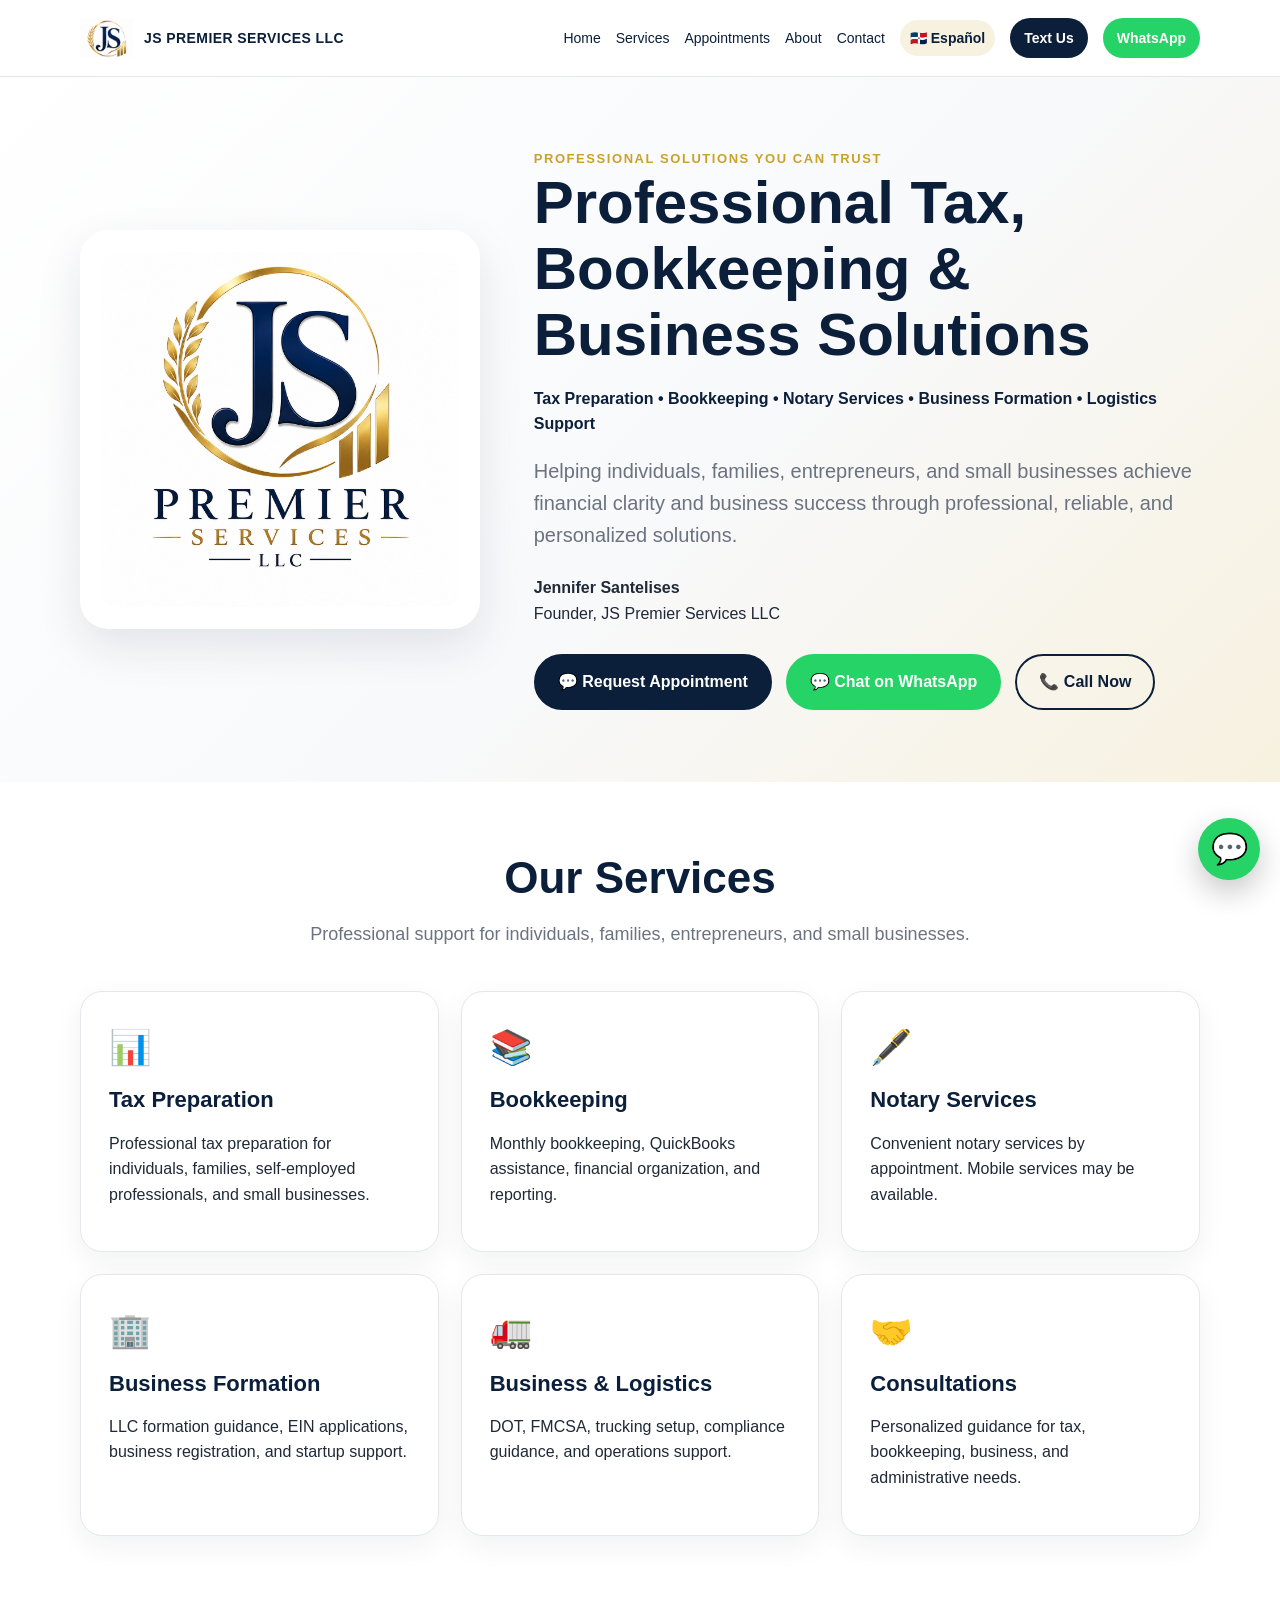
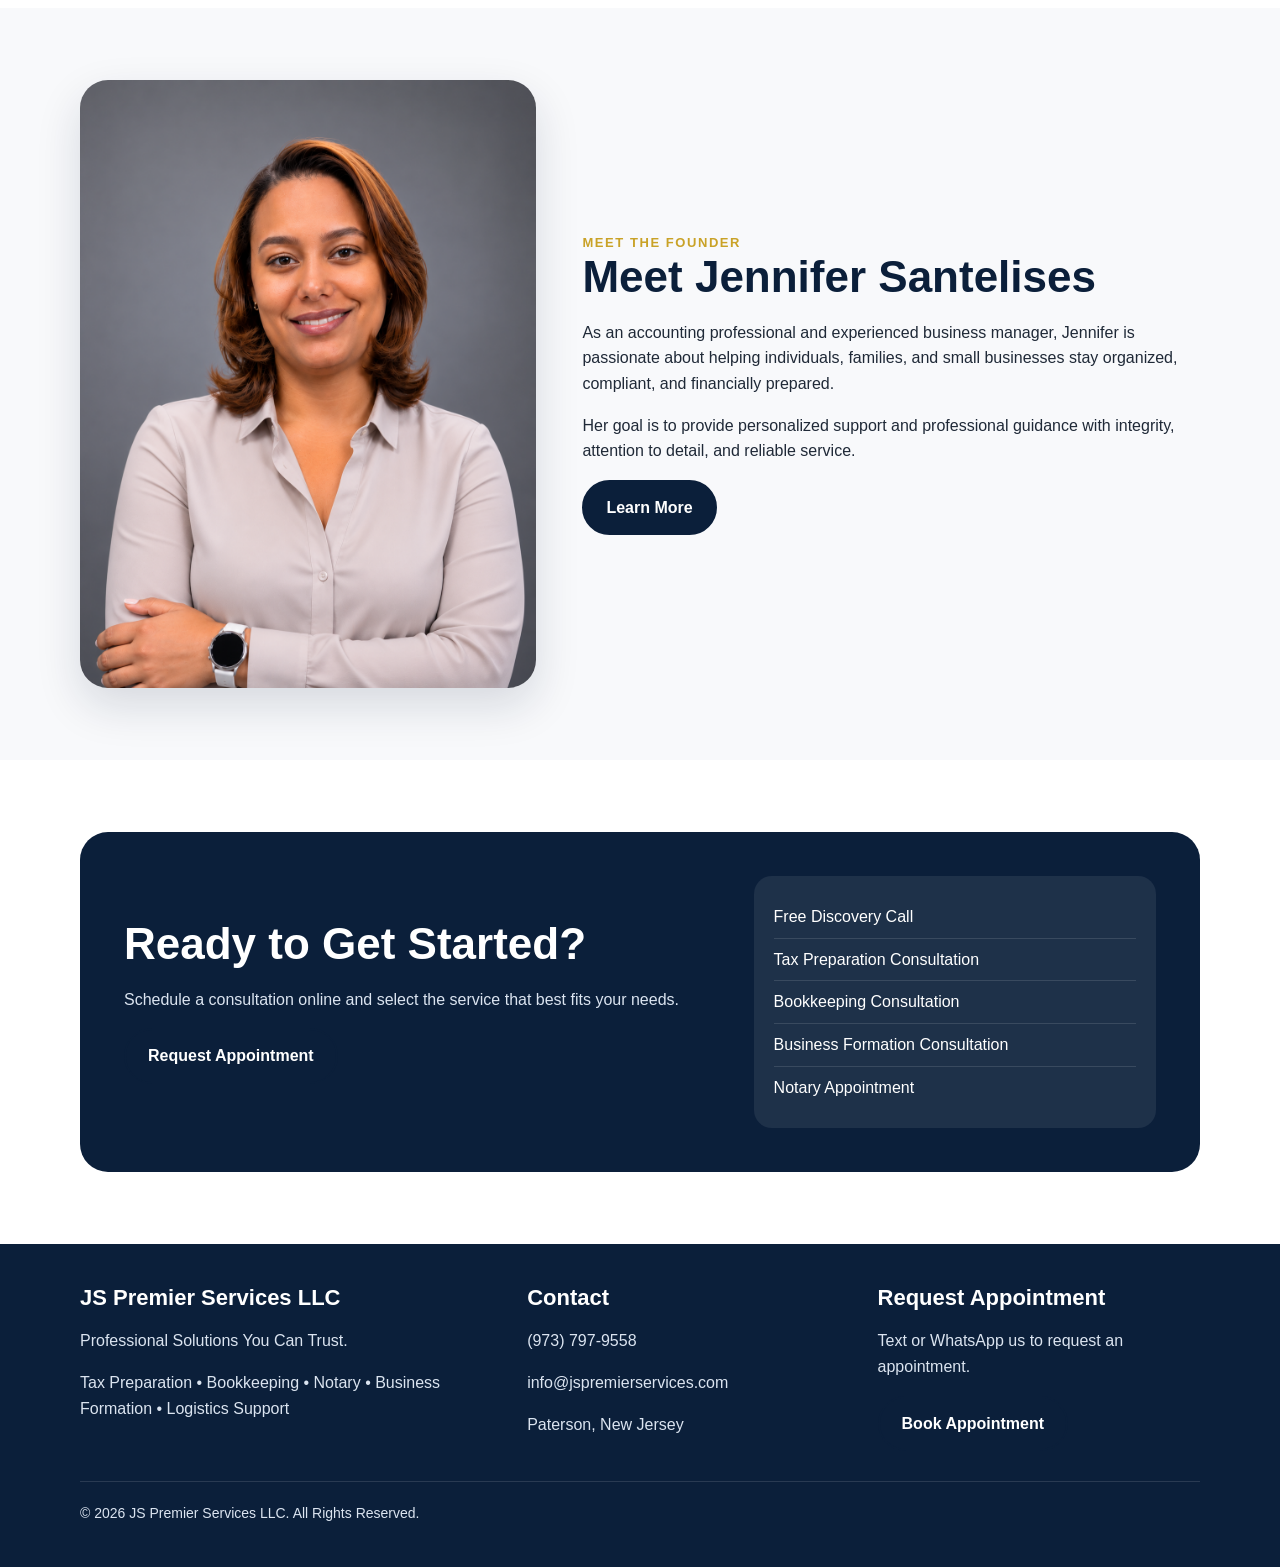
<file: index.html>
<!DOCTYPE html>
<html lang="en">
<head>
  <meta charset="UTF-8">
  <meta name="viewport" content="width=device-width, initial-scale=1.0">
  <title>JS Premier Services LLC | Tax, Bookkeeping & Business Solutions</title>
  <meta name="description" content="JS Premier Services LLC provides tax preparation, bookkeeping, notary, business formation, and logistics support services in New Jersey.">
  <link rel="stylesheet" href="styles.css">
</head>
<body>

<header>
  <div class="container nav">
    <a class="brand" href="index.html">
      <img src="favicon-512x512.png">
      <span>JS PREMIER SERVICES LLC</span>
    </a>
    <nav>
      <a href="index.html">Home</a>
<a href="services.html">Services</a>
<a href="appointments.html">Appointments</a>
<a href="about.html">About</a>
<a href="contact.html">Contact</a>
      <a class="lang" href="inicio.html">🇩🇴 Español</a>
      <a class="nav-cta" href="sms:+19737979558">Text Us</a>
      <a class="nav-whatsapp" href="https://wa.me/19737979558" target="_blank" rel="noopener">WhatsApp</a>
    </nav>
  </div>
</header>


<main>
<section class="hero">
  <div class="container hero-grid">
    <div class="hero-logo"><img src="js-premier-logo.jpeg" alt="JS Premier Services LLC logo"></div>
    <div>
      <div class="eyebrow">Professional Solutions You Can Trust</div>
      <h1>Professional Tax, Bookkeeping & Business Solutions</h1>
      <p class="services-line">Tax Preparation • Bookkeeping • Notary Services • Business Formation • Logistics Support</p>
      <p class="lead">Helping individuals, families, entrepreneurs, and small businesses achieve financial clarity and business success through professional, reliable, and personalized solutions.</p>
      <p><strong>Jennifer Santelises</strong><br>Founder, JS Premier Services LLC</p>
      <div class="actions">
        <a class="btn" href="sms:+19737979558" target="_blank" rel="noopener">💬 Request Appointment</a>
        <a class="btn whatsapp" href="https://wa.me/19737979558" target="_blank" rel="noopener">💬 Chat on WhatsApp</a>
        <a class="btn secondary" href="tel:19737979558">📞 Call Now</a>
      </div>
    </div>
  </div>
</section>
<section>
  <div class="container">
    <div class="section-title"><h2>Our Services</h2><p>Professional support for individuals, families, entrepreneurs, and small businesses.</p></div>
    <div class="cards">
      <div class="card"><div class="icon">📊</div><h3>Tax Preparation</h3><p>Professional tax preparation for individuals, families, self-employed professionals, and small businesses.</p></div>
      <div class="card"><div class="icon">📚</div><h3>Bookkeeping</h3><p>Monthly bookkeeping, QuickBooks assistance, financial organization, and reporting.</p></div>
      <div class="card"><div class="icon">🖋️</div><h3>Notary Services</h3><p>Convenient notary services by appointment. Mobile services may be available.</p></div>
      <div class="card"><div class="icon">🏢</div><h3>Business Formation</h3><p>LLC formation guidance, EIN applications, business registration, and startup support.</p></div>
      <div class="card"><div class="icon">🚛</div><h3>Business & Logistics</h3><p>DOT, FMCSA, trucking setup, compliance guidance, and operations support.</p></div>
      <div class="card"><div class="icon">🤝</div><h3>Consultations</h3><p>Personalized guidance for tax, bookkeeping, business, and administrative needs.</p></div>
    </div>
  </div>
</section>
<section class="alt">
  <div class="container about-grid">
    <img class="headshot" src="jennifer-santelises.jpeg" alt="Jennifer Santelises">
    <div>
      <div class="eyebrow">Meet the Founder</div>
      <h2>Meet Jennifer Santelises</h2>
      <p>As an accounting professional and experienced business manager, Jennifer is passionate about helping individuals, families, and small businesses stay organized, compliant, and financially prepared.</p>
      <p>Her goal is to provide personalized support and professional guidance with integrity, attention to detail, and reliable service.</p>
      <a class="btn" href="about.html">Learn More</a>
    </div>
  </div>
</section>
<section>
  <div class="container booking-box">
    <div>
      <h2>Ready to Get Started?</h2>
      <p>Schedule a consultation online and select the service that best fits your needs.</p>
      <a class="btn" href="sms:+19737979558" target="_blank" rel="noopener">Request Appointment</a>
    </div>
    <div class="booking-list">
      <div>Free Discovery Call</div><div>Tax Preparation Consultation</div><div>Bookkeeping Consultation</div><div>Business Formation Consultation</div><div>Notary Appointment</div>
    </div>
  </div>
</section>
</main>


<a class="whatsapp-float" href="https://wa.me/19737979558" target="_blank" rel="noopener" aria-label="WhatsApp">💬</a>
<footer>
  <div class="container">
    <div class="footer-grid">
      <div>
        <h3>JS Premier Services LLC</h3>
        <p>Professional Solutions You Can Trust.</p>
        <p>Tax Preparation • Bookkeeping • Notary • Business Formation • Logistics Support</p>
      </div>
      <div>
        <h3>Contact</h3>
        <p><a href="tel:19737979558">(973) 797-9558</a></p>
        <p><a href="mailto:info@jspremierservices.com">info@jspremierservices.com</a></p>
        <p>Paterson, New Jersey</p>
      </div>
      <div>
        <h3>Request Appointment</h3>
        <p>Text or WhatsApp us to request an appointment.</p>
        <a class="btn" href="sms:+19737979558" target="_blank" rel="noopener">Book Appointment</a>
      </div>
    </div>
    <div class="copyright">© 2026 JS Premier Services LLC. All Rights Reserved.</div>
  </div>
</footer>

</body>
</html>
</file>
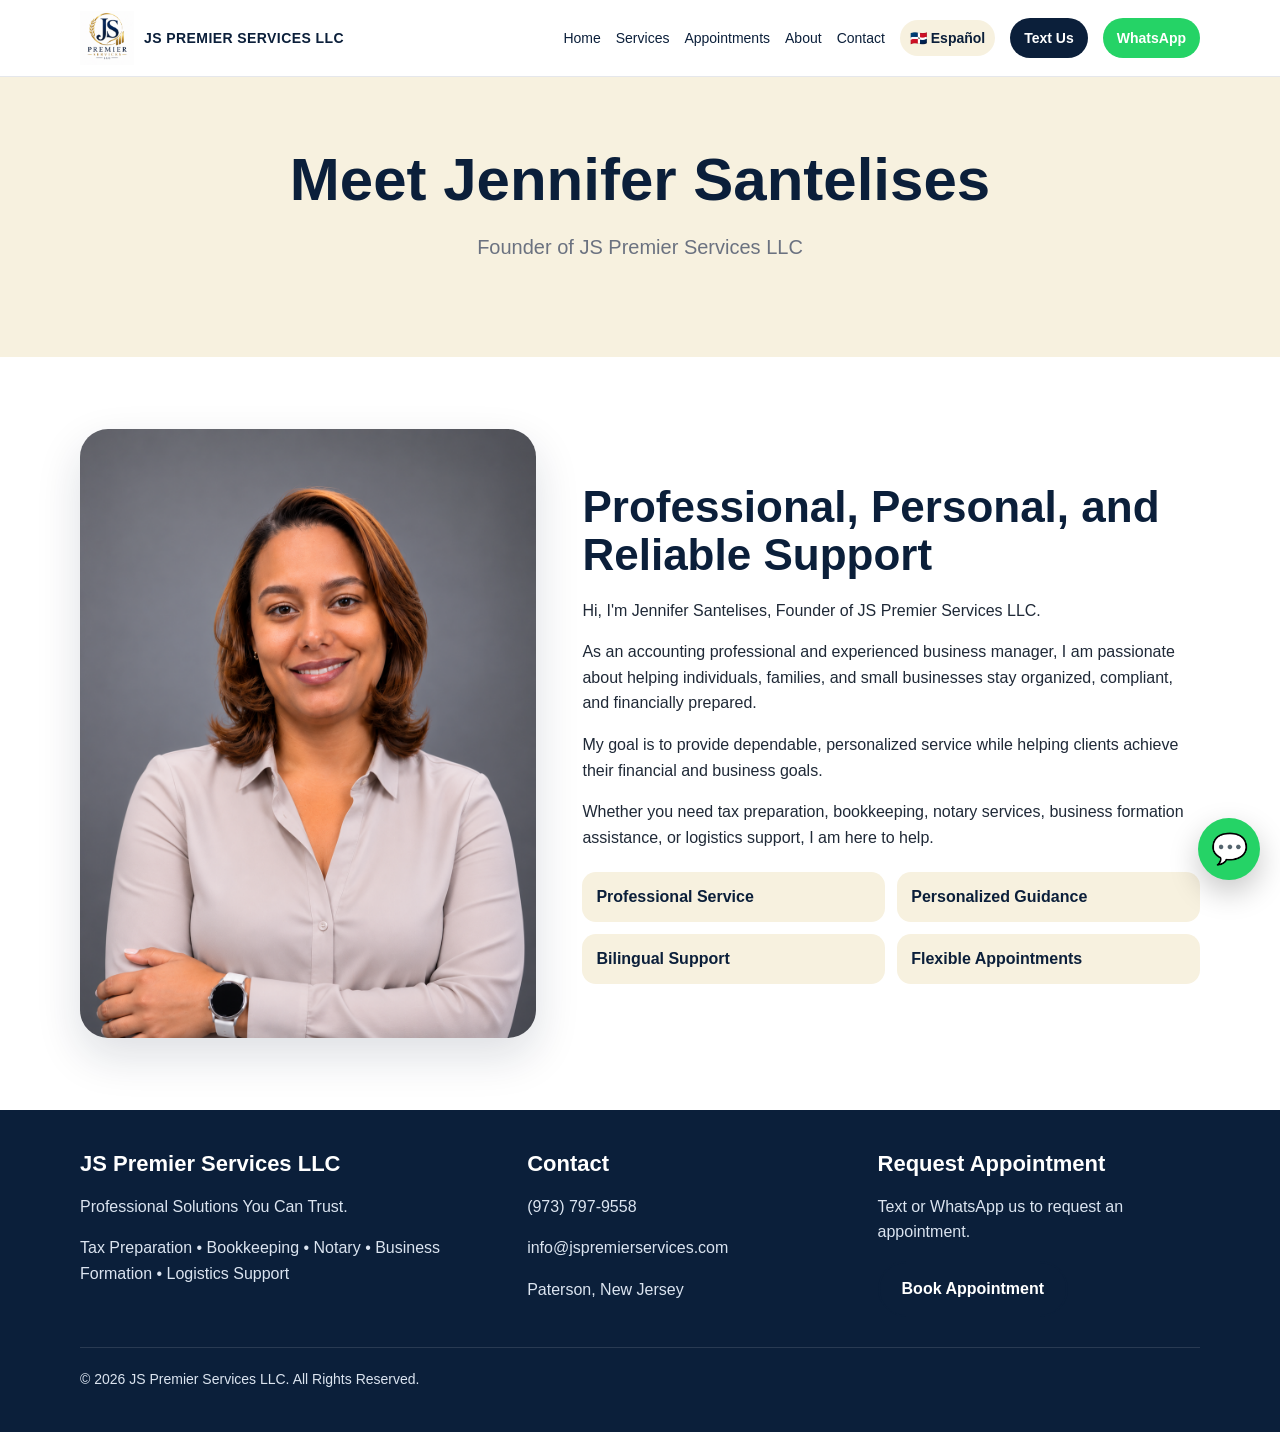
<file: about.html>
<!DOCTYPE html>
<html lang="en">
<head>
  <meta charset="UTF-8">
  <meta name="viewport" content="width=device-width, initial-scale=1.0">
  <title>About Jennifer | JS Premier Services LLC</title>
  <meta name="description" content="JS Premier Services LLC provides tax preparation, bookkeeping, notary, business formation, and logistics support services in New Jersey.">
  <link rel="stylesheet" href="styles.css">
</head>
<body>

<header>
  <div class="container nav">
    <a class="brand" href="index.html">
      <img src="js-premier-logo.jpeg" alt="JS Premier Services LLC logo">
      <span>JS PREMIER SERVICES LLC</span>
    </a>
    <nav>
      <a href="index.html">Home</a>
<a href="services.html">Services</a>
<a href="appointments.html">Appointments</a>
<a href="about.html">About</a>
<a href="contact.html">Contact</a>
      <a class="lang" href="inicio.html">🇩🇴 Español</a>
      <a class="nav-cta" href="sms:+19737979558">Text Us</a>
      <a class="nav-whatsapp" href="https://wa.me/19737979558" target="_blank" rel="noopener">WhatsApp</a>
    </nav>
  </div>
</header>


<main>
<section class="page-hero"><div class="container"><h1>Meet Jennifer Santelises</h1><p class="lead">Founder of JS Premier Services LLC</p></div></section>
<section><div class="container about-grid">
<img class="headshot" src="jennifer-santelises.jpeg" alt="Jennifer Santelises">
<div><h2>Professional, Personal, and Reliable Support</h2>
<p>Hi, I'm Jennifer Santelises, Founder of JS Premier Services LLC.</p>
<p>As an accounting professional and experienced business manager, I am passionate about helping individuals, families, and small businesses stay organized, compliant, and financially prepared.</p>
<p>My goal is to provide dependable, personalized service while helping clients achieve their financial and business goals.</p>
<p>Whether you need tax preparation, bookkeeping, notary services, business formation assistance, or logistics support, I am here to help.</p>
<div class="checks"><div class="check">Professional Service</div><div class="check">Personalized Guidance</div><div class="check">Bilingual Support</div><div class="check">Flexible Appointments</div></div>
</div></div></section>
</main>


<a class="whatsapp-float" href="https://wa.me/19737979558" target="_blank" rel="noopener" aria-label="WhatsApp">💬</a>
<footer>
  <div class="container">
    <div class="footer-grid">
      <div>
        <h3>JS Premier Services LLC</h3>
        <p>Professional Solutions You Can Trust.</p>
        <p>Tax Preparation • Bookkeeping • Notary • Business Formation • Logistics Support</p>
      </div>
      <div>
        <h3>Contact</h3>
        <p><a href="tel:19737979558">(973) 797-9558</a></p>
        <p><a href="mailto:info@jspremierservices.com">info@jspremierservices.com</a></p>
        <p>Paterson, New Jersey</p>
      </div>
      <div>
        <h3>Request Appointment</h3>
        <p>Text or WhatsApp us to request an appointment.</p>
        <a class="btn" href="sms:+19737979558" target="_blank" rel="noopener">Book Appointment</a>
      </div>
    </div>
    <div class="copyright">© 2026 JS Premier Services LLC. All Rights Reserved.</div>
  </div>
</footer>

</body>
</html>
</file>
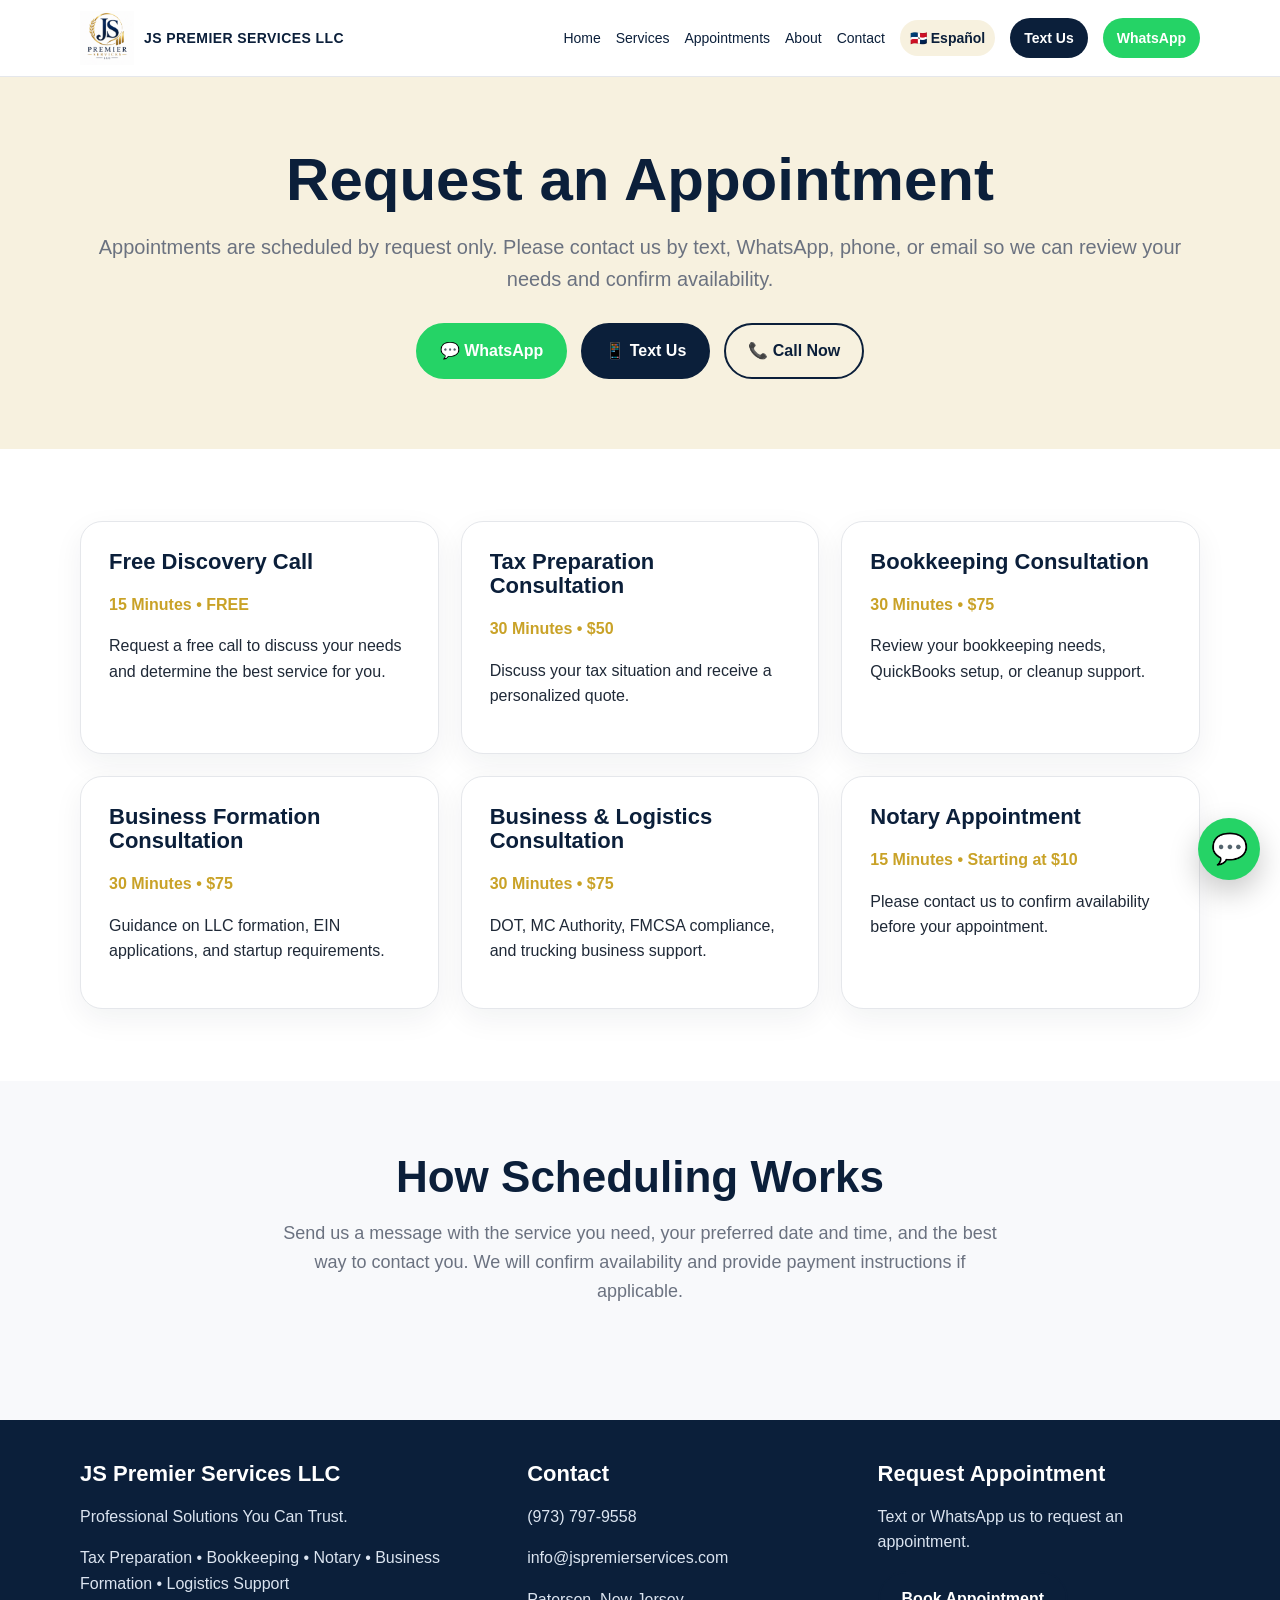
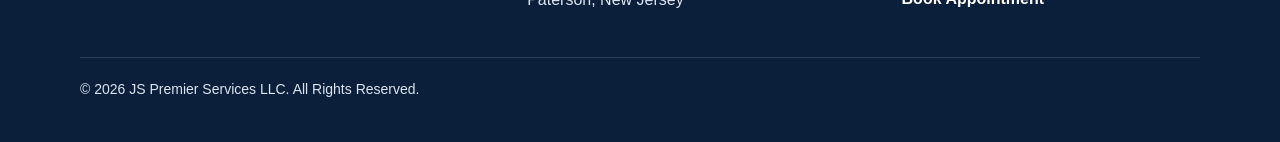
<file: appointments.html>
<!DOCTYPE html>
<html lang="en">
<head>
  <meta charset="UTF-8">
  <meta name="viewport" content="width=device-width, initial-scale=1.0">
  <title>Appointments | JS Premier Services LLC</title>
  <meta name="description" content="JS Premier Services LLC provides tax preparation, bookkeeping, notary, business formation, and logistics support services in New Jersey.">
  <link rel="stylesheet" href="styles.css">
</head>
<body>

<header>
  <div class="container nav">
    <a class="brand" href="index.html">
      <img src="js-premier-logo.jpeg" alt="JS Premier Services LLC logo">
      <span>JS PREMIER SERVICES LLC</span>
    </a>
    <nav>
      <a href="index.html">Home</a>
<a href="services.html">Services</a>
<a href="appointments.html">Appointments</a>
<a href="about.html">About</a>
<a href="contact.html">Contact</a>
      <a class="lang" href="inicio.html">🇩🇴 Español</a>
      <a class="nav-cta" href="sms:+19737979558">Text Us</a>
      <a class="nav-whatsapp" href="https://wa.me/19737979558" target="_blank" rel="noopener">WhatsApp</a>
    </nav>
  </div>
</header>



<main>
<section class="page-hero">
  <div class="container">
    <h1>Request an Appointment</h1>
    <p class="lead">Appointments are scheduled by request only. Please contact us by text, WhatsApp, phone, or email so we can review your needs and confirm availability.</p>
    <div class="actions" style="justify-content:center;">
      <a class="btn whatsapp" href="https://wa.me/19737979558" target="_blank" rel="noopener">💬 WhatsApp</a>
      <a class="btn" href="sms:+19737979558">📱 Text Us</a>
      <a class="btn secondary" href="tel:19737979558">📞 Call Now</a>
    </div>
  </div>
</section>
<section>
  <div class="container cards">
    <div class="card"><h3>Free Discovery Call</h3><p class="price">15 Minutes • FREE</p><p>Request a free call to discuss your needs and determine the best service for you.</p></div>
    <div class="card"><h3>Tax Preparation Consultation</h3><p class="price">30 Minutes • $50</p><p>Discuss your tax situation and receive a personalized quote.</p></div>
    <div class="card"><h3>Bookkeeping Consultation</h3><p class="price">30 Minutes • $75</p><p>Review your bookkeeping needs, QuickBooks setup, or cleanup support.</p></div>
    <div class="card"><h3>Business Formation Consultation</h3><p class="price">30 Minutes • $75</p><p>Guidance on LLC formation, EIN applications, and startup requirements.</p></div>
    <div class="card"><h3>Business & Logistics Consultation</h3><p class="price">30 Minutes • $75</p><p>DOT, MC Authority, FMCSA compliance, and trucking business support.</p></div>
    <div class="card"><h3>Notary Appointment</h3><p class="price">15 Minutes • Starting at $10</p><p>Please contact us to confirm availability before your appointment.</p></div>
  </div>
</section>
<section class="alt">
  <div class="container">
    <div class="section-title">
      <h2>How Scheduling Works</h2>
      <p>Send us a message with the service you need, your preferred date and time, and the best way to contact you. We will confirm availability and provide payment instructions if applicable.</p>
    </div>
  </div>
</section>
</main>



<a class="whatsapp-float" href="https://wa.me/19737979558" target="_blank" rel="noopener" aria-label="WhatsApp">💬</a>
<footer>
  <div class="container">
    <div class="footer-grid">
      <div>
        <h3>JS Premier Services LLC</h3>
        <p>Professional Solutions You Can Trust.</p>
        <p>Tax Preparation • Bookkeeping • Notary • Business Formation • Logistics Support</p>
      </div>
      <div>
        <h3>Contact</h3>
        <p><a href="tel:19737979558">(973) 797-9558</a></p>
        <p><a href="mailto:info@jspremierservices.com">info@jspremierservices.com</a></p>
        <p>Paterson, New Jersey</p>
      </div>
      <div>
        <h3>Request Appointment</h3>
        <p>Text or WhatsApp us to request an appointment.</p>
        <a class="btn" href="sms:+19737979558" target="_blank" rel="noopener">Book Appointment</a>
      </div>
    </div>
    <div class="copyright">© 2026 JS Premier Services LLC. All Rights Reserved.</div>
  </div>
</footer>

</body>
</html>
</file>
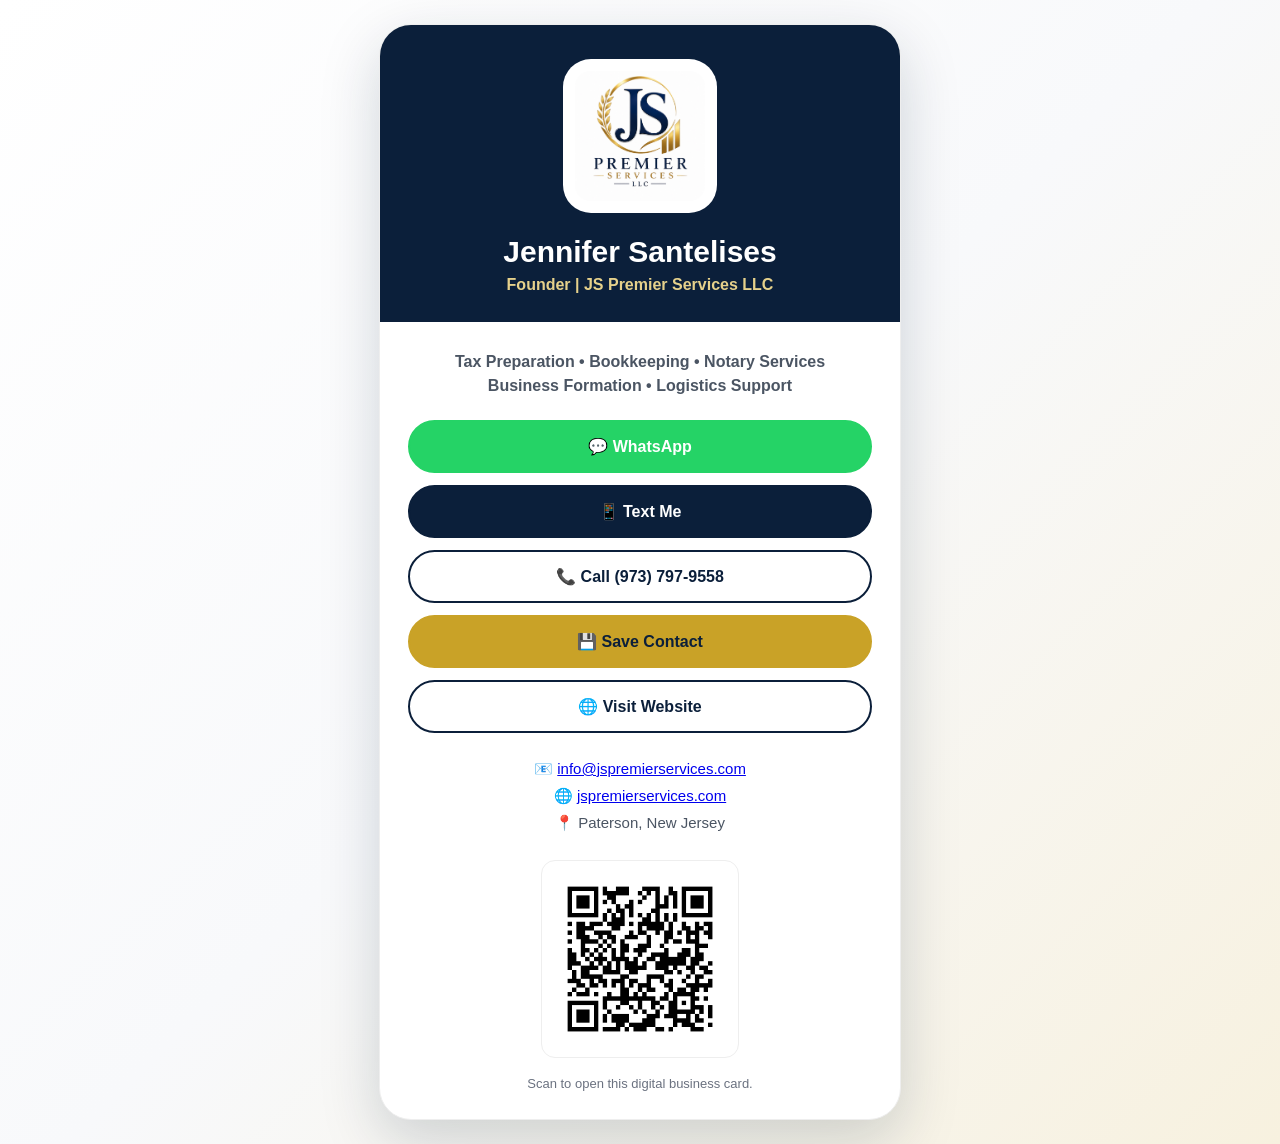
<file: business-card.html>
<!DOCTYPE html>
<html lang="en">
<head>
<meta charset="UTF-8">
<meta name="viewport" content="width=device-width, initial-scale=1.0">
<title>Jennifer Santelises | JS Premier Services LLC</title>
<style>
body{margin:0;font-family:Arial,Helvetica,sans-serif;background:linear-gradient(135deg,#fff,#f8f9fb,#f7f1df);color:#1f2937;min-height:100vh;display:flex;align-items:center;justify-content:center;padding:24px}
.card{width:min(520px,100%);background:#fff;border-radius:32px;box-shadow:0 20px 60px rgba(11,31,58,.18);overflow:hidden;border:1px solid #eee}
.top{background:#0b1f3a;color:white;text-align:center;padding:34px 26px 28px}
.logo{width:130px;height:130px;object-fit:contain;background:white;border-radius:28px;padding:12px;margin-bottom:18px}
h1{margin:0;font-size:30px;line-height:1.1}
.title{color:#e6d18b;font-weight:700;margin-top:8px}
.body{padding:28px;text-align:center}
.services{color:#4b5563;font-weight:700;line-height:1.5;margin:0 0 22px}
.buttons{display:grid;grid-template-columns:1fr;gap:12px;margin:22px 0}
.btn{display:block;padding:15px 18px;border-radius:999px;background:#0b1f3a;color:white;text-decoration:none;font-weight:800;border:2px solid #0b1f3a}
.gold{background:#c9a227;border-color:#c9a227;color:#0b1f3a}
.green{background:#25D366;border-color:#25D366;color:white}
.outline{background:white;color:#0b1f3a}
.info{margin-top:18px;color:#4b5563;line-height:1.8;font-size:15px}
.qr{margin:24px auto 6px;width:180px;max-width:60%;border-radius:14px;border:1px solid #eee;padding:8px;background:white}
.small{font-size:13px;color:#6b7280;margin-top:8px}
</style>
</head>
<body>
<main class="card">
<section class="top">
<img class="logo" src="js-premier-logo.jpeg" alt="JS Premier Services LLC logo">
<h1>Jennifer Santelises</h1>
<div class="title">Founder | JS Premier Services LLC</div>
</section>
<section class="body">
<p class="services">Tax Preparation • Bookkeeping • Notary Services<br>Business Formation • Logistics Support</p>
<div class="buttons">
<a class="btn green" href="https://wa.me/19737979558" target="_blank" rel="noopener">💬 WhatsApp</a>
<a class="btn" href="sms:+19737979558">📱 Text Me</a>
<a class="btn outline" href="tel:+19737979558">📞 Call (973) 797-9558</a>
<a class="btn gold" href="jennifer-santelises.vcf">💾 Save Contact</a>
<a class="btn outline" href="https://jspremierservices.com">🌐 Visit Website</a>
</div>
<div class="info">📧 <a href="mailto:info@jspremierservices.com">info@jspremierservices.com</a><br>🌐 <a href="https://jspremierservices.com">jspremierservices.com</a><br>📍 Paterson, New Jersey</div>
<img class="qr" src="qr-business-card.png" alt="QR code for digital business card">
<div class="small">Scan to open this digital business card.</div>
</section>
</main>
</body>
</html>
</file>
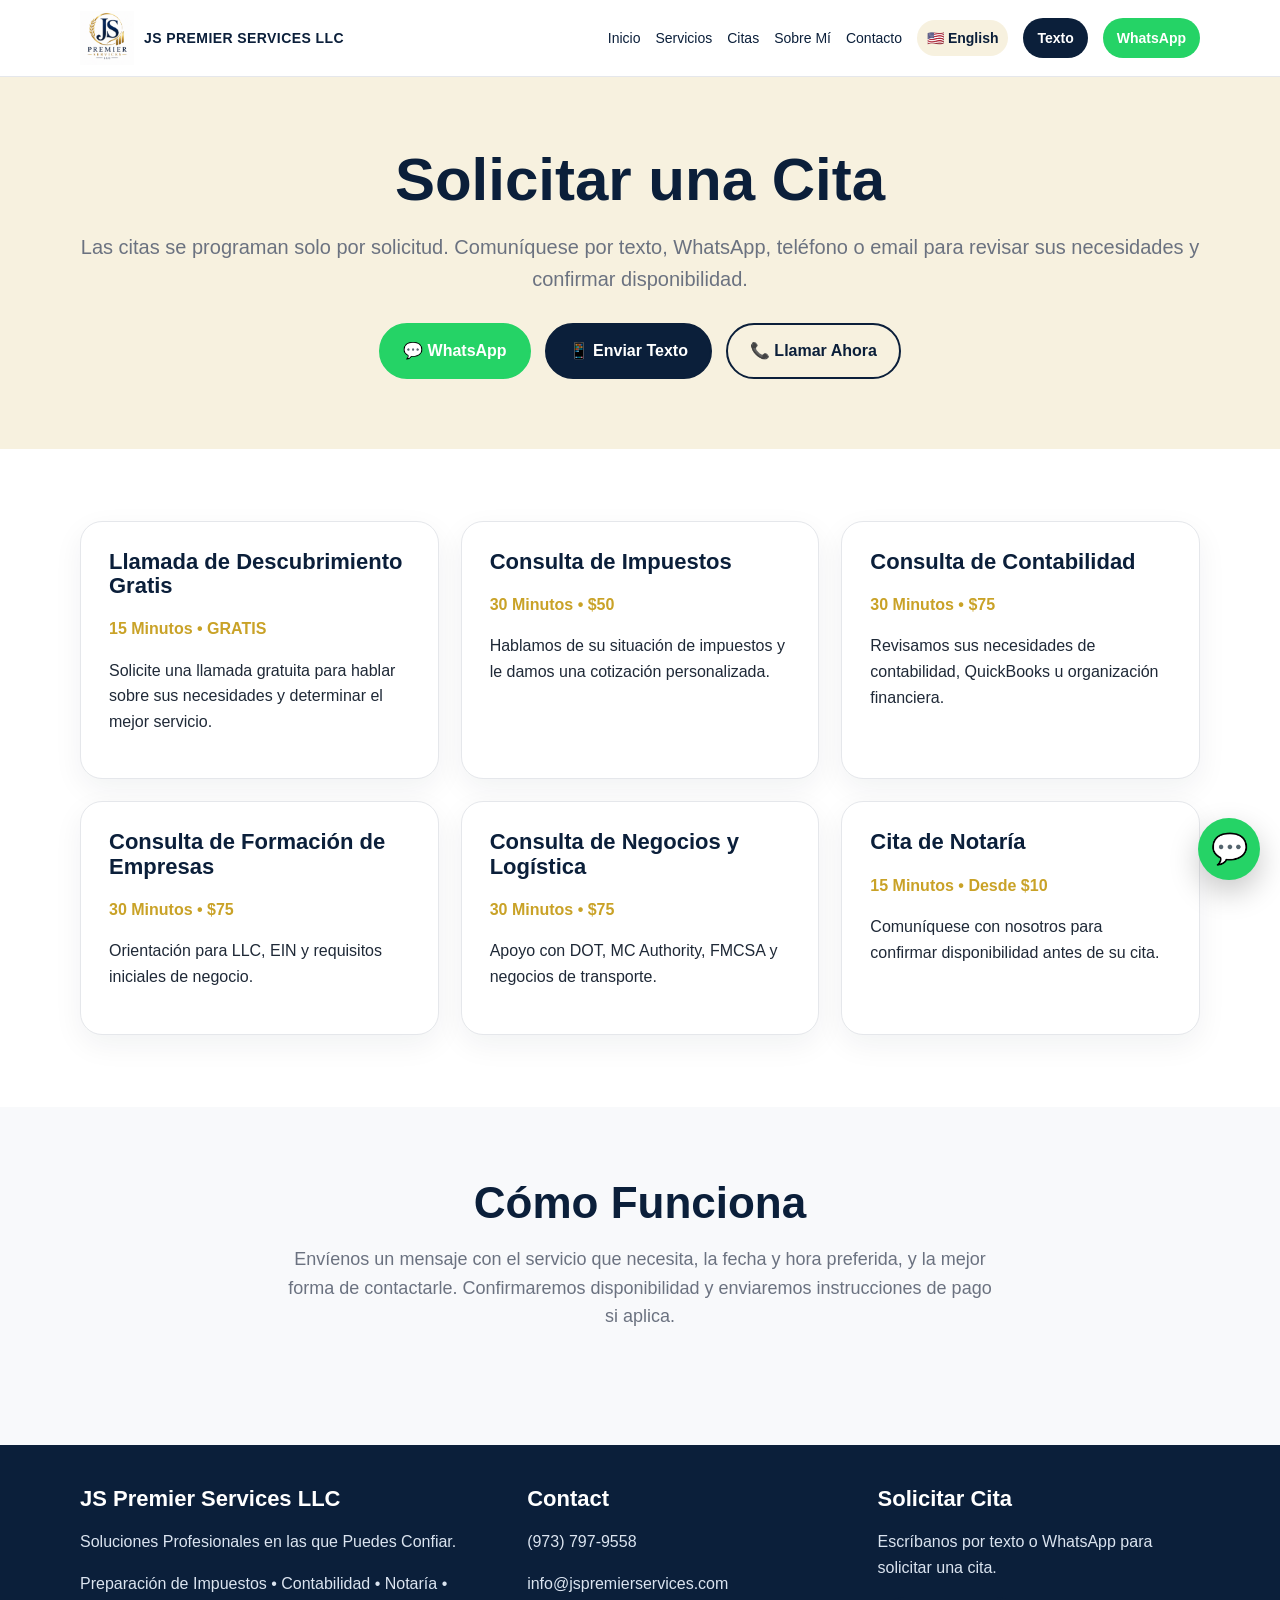
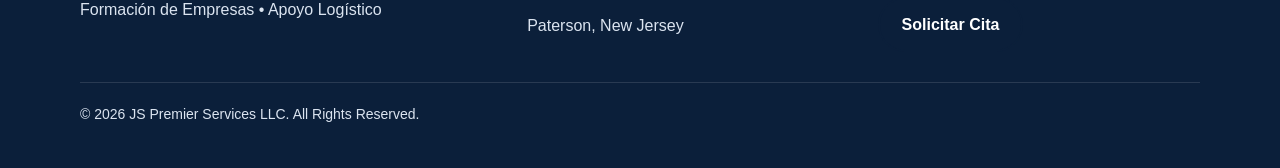
<file: citas.html>
<!DOCTYPE html>
<html lang="es">
<head>
  <meta charset="UTF-8">
  <meta name="viewport" content="width=device-width, initial-scale=1.0">
  <title>Citas | JS Premier Services LLC</title>
  <meta name="description" content="JS Premier Services LLC provides tax preparation, bookkeeping, notary, business formation, and logistics support services in New Jersey.">
  <link rel="stylesheet" href="styles.css">
</head>
<body>

<header>
  <div class="container nav">
    <a class="brand" href="inicio.html">
      <img src="js-premier-logo.jpeg" alt="JS Premier Services LLC logo">
      <span>JS PREMIER SERVICES LLC</span>
    </a>
    <nav>
      <a href="inicio.html">Inicio</a>
<a href="servicios.html">Servicios</a>
<a href="citas.html">Citas</a>
<a href="sobre.html">Sobre Mí</a>
<a href="contacto.html">Contacto</a>
      <a class="lang" href="index.html">🇺🇸 English</a>
      <a class="nav-cta" href="sms:+19737979558">Texto</a>
      <a class="nav-whatsapp" href="https://wa.me/19737979558" target="_blank" rel="noopener">WhatsApp</a>
    </nav>
  </div>
</header>



<main>
<section class="page-hero">
  <div class="container">
    <h1>Solicitar una Cita</h1>
    <p class="lead">Las citas se programan solo por solicitud. Comuníquese por texto, WhatsApp, teléfono o email para revisar sus necesidades y confirmar disponibilidad.</p>
    <div class="actions" style="justify-content:center;">
      <a class="btn whatsapp" href="https://wa.me/19737979558" target="_blank" rel="noopener">💬 WhatsApp</a>
      <a class="btn" href="sms:+19737979558">📱 Enviar Texto</a>
      <a class="btn secondary" href="tel:19737979558">📞 Llamar Ahora</a>
    </div>
  </div>
</section>
<section>
  <div class="container cards">
    <div class="card"><h3>Llamada de Descubrimiento Gratis</h3><p class="price">15 Minutos • GRATIS</p><p>Solicite una llamada gratuita para hablar sobre sus necesidades y determinar el mejor servicio.</p></div>
    <div class="card"><h3>Consulta de Impuestos</h3><p class="price">30 Minutos • $50</p><p>Hablamos de su situación de impuestos y le damos una cotización personalizada.</p></div>
    <div class="card"><h3>Consulta de Contabilidad</h3><p class="price">30 Minutos • $75</p><p>Revisamos sus necesidades de contabilidad, QuickBooks u organización financiera.</p></div>
    <div class="card"><h3>Consulta de Formación de Empresas</h3><p class="price">30 Minutos • $75</p><p>Orientación para LLC, EIN y requisitos iniciales de negocio.</p></div>
    <div class="card"><h3>Consulta de Negocios y Logística</h3><p class="price">30 Minutos • $75</p><p>Apoyo con DOT, MC Authority, FMCSA y negocios de transporte.</p></div>
    <div class="card"><h3>Cita de Notaría</h3><p class="price">15 Minutos • Desde $10</p><p>Comuníquese con nosotros para confirmar disponibilidad antes de su cita.</p></div>
  </div>
</section>
<section class="alt">
  <div class="container">
    <div class="section-title">
      <h2>Cómo Funciona</h2>
      <p>Envíenos un mensaje con el servicio que necesita, la fecha y hora preferida, y la mejor forma de contactarle. Confirmaremos disponibilidad y enviaremos instrucciones de pago si aplica.</p>
    </div>
  </div>
</section>
</main>



<a class="whatsapp-float" href="https://wa.me/19737979558" target="_blank" rel="noopener" aria-label="WhatsApp">💬</a>
<footer>
  <div class="container">
    <div class="footer-grid">
      <div>
        <h3>JS Premier Services LLC</h3>
        <p>Soluciones Profesionales en las que Puedes Confiar.</p>
        <p>Preparación de Impuestos • Contabilidad • Notaría • Formación de Empresas • Apoyo Logístico</p>
      </div>
      <div>
        <h3>Contact</h3>
        <p><a href="tel:19737979558">(973) 797-9558</a></p>
        <p><a href="mailto:info@jspremierservices.com">info@jspremierservices.com</a></p>
        <p>Paterson, New Jersey</p>
      </div>
      <div>
        <h3>Solicitar Cita</h3>
        <p>Escríbanos por texto o WhatsApp para solicitar una cita.</p>
        <a class="btn" href="sms:+19737979558" target="_blank" rel="noopener">Solicitar Cita</a>
      </div>
    </div>
    <div class="copyright">© 2026 JS Premier Services LLC. All Rights Reserved.</div>
  </div>
</footer>

</body>
</html>
</file>
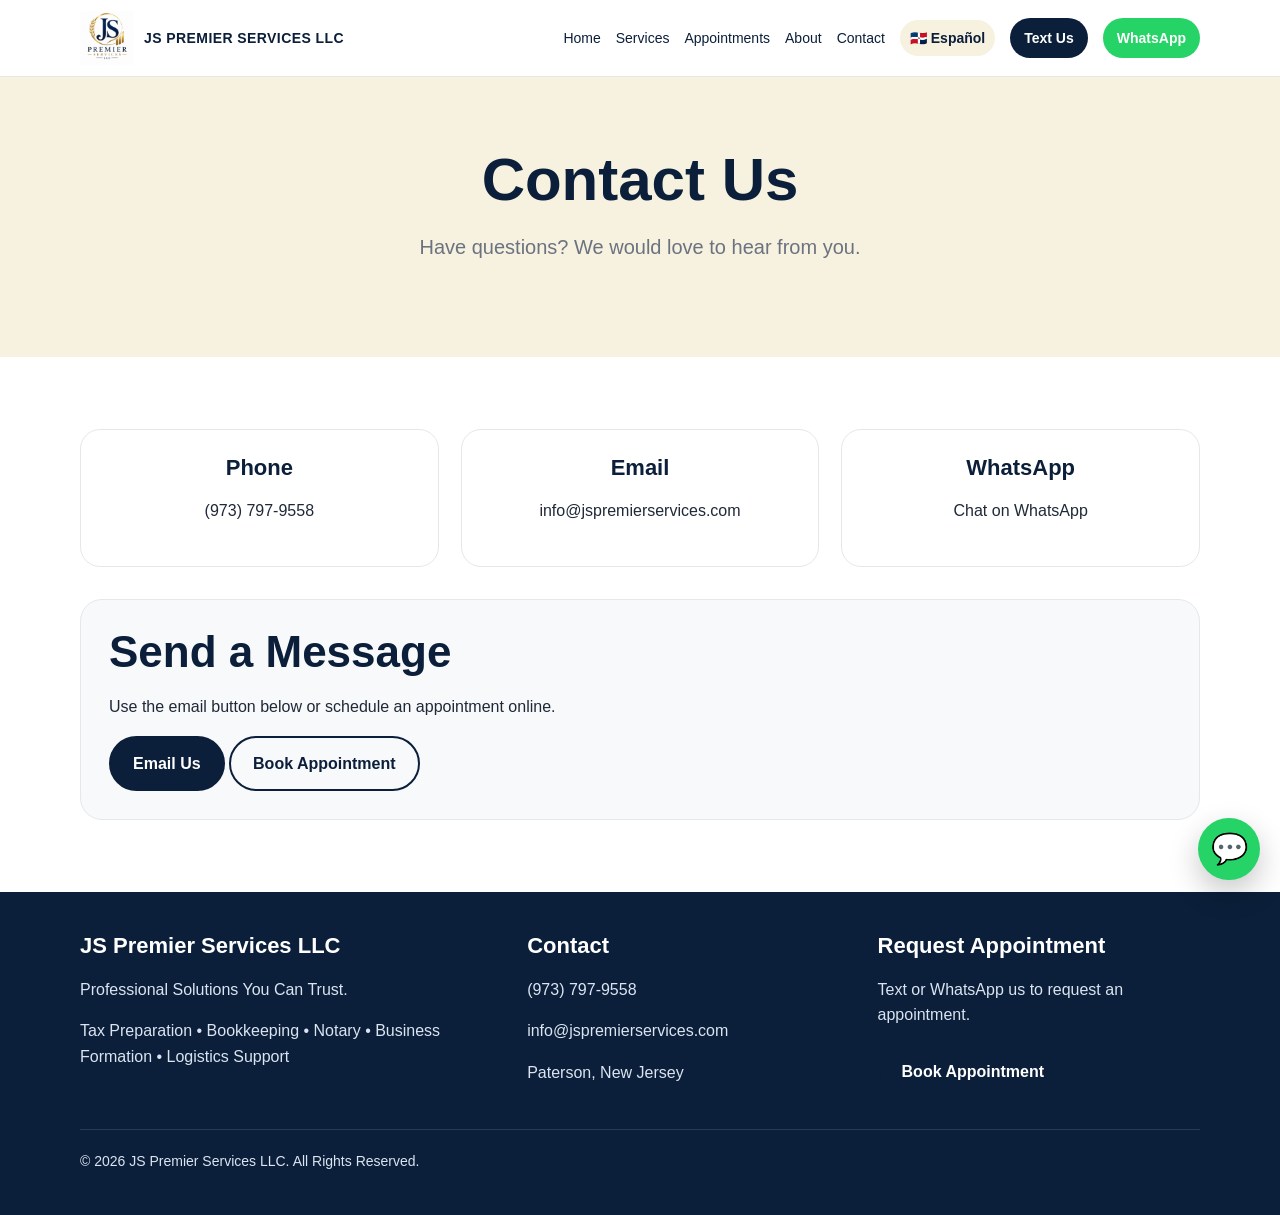
<file: contact.html>
<!DOCTYPE html>
<html lang="en">
<head>
  <meta charset="UTF-8">
  <meta name="viewport" content="width=device-width, initial-scale=1.0">
  <title>Contact | JS Premier Services LLC</title>
  <meta name="description" content="JS Premier Services LLC provides tax preparation, bookkeeping, notary, business formation, and logistics support services in New Jersey.">
  <link rel="stylesheet" href="styles.css">
</head>
<body>

<header>
  <div class="container nav">
    <a class="brand" href="index.html">
      <img src="js-premier-logo.jpeg" alt="JS Premier Services LLC logo">
      <span>JS PREMIER SERVICES LLC</span>
    </a>
    <nav>
      <a href="index.html">Home</a>
<a href="services.html">Services</a>
<a href="appointments.html">Appointments</a>
<a href="about.html">About</a>
<a href="contact.html">Contact</a>
      <a class="lang" href="inicio.html">🇩🇴 Español</a>
      <a class="nav-cta" href="sms:+19737979558">Text Us</a>
      <a class="nav-whatsapp" href="https://wa.me/19737979558" target="_blank" rel="noopener">WhatsApp</a>
    </nav>
  </div>
</header>


<main>
<section class="page-hero"><div class="container"><h1>Contact Us</h1><p class="lead">Have questions? We would love to hear from you.</p></div></section>
<section><div class="container contact-grid">
<div class="contact-card"><h3>Phone</h3><p><a href="tel:19737979558">(973) 797-9558</a></p></div>
<div class="contact-card"><h3>Email</h3><p><a href="mailto:info@jspremierservices.com">info@jspremierservices.com</a></p></div>
<div class="contact-card"><h3>WhatsApp</h3><p><a href="https://wa.me/19737979558" target="_blank" rel="noopener">Chat on WhatsApp</a></p></div>
</div>
<div class="container" style="margin-top:32px;"><div class="form-placeholder"><h2>Send a Message</h2><p>Use the email button below or schedule an appointment online.</p><a class="btn" href="mailto:info@jspremierservices.com?subject=Website Inquiry - JS Premier Services LLC">Email Us</a> <a class="btn secondary" href="sms:+19737979558" target="_blank" rel="noopener">Book Appointment</a></div></div>
</section>
</main>


<a class="whatsapp-float" href="https://wa.me/19737979558" target="_blank" rel="noopener" aria-label="WhatsApp">💬</a>
<footer>
  <div class="container">
    <div class="footer-grid">
      <div>
        <h3>JS Premier Services LLC</h3>
        <p>Professional Solutions You Can Trust.</p>
        <p>Tax Preparation • Bookkeeping • Notary • Business Formation • Logistics Support</p>
      </div>
      <div>
        <h3>Contact</h3>
        <p><a href="tel:19737979558">(973) 797-9558</a></p>
        <p><a href="mailto:info@jspremierservices.com">info@jspremierservices.com</a></p>
        <p>Paterson, New Jersey</p>
      </div>
      <div>
        <h3>Request Appointment</h3>
        <p>Text or WhatsApp us to request an appointment.</p>
        <a class="btn" href="sms:+19737979558" target="_blank" rel="noopener">Book Appointment</a>
      </div>
    </div>
    <div class="copyright">© 2026 JS Premier Services LLC. All Rights Reserved.</div>
  </div>
</footer>

</body>
</html>
</file>
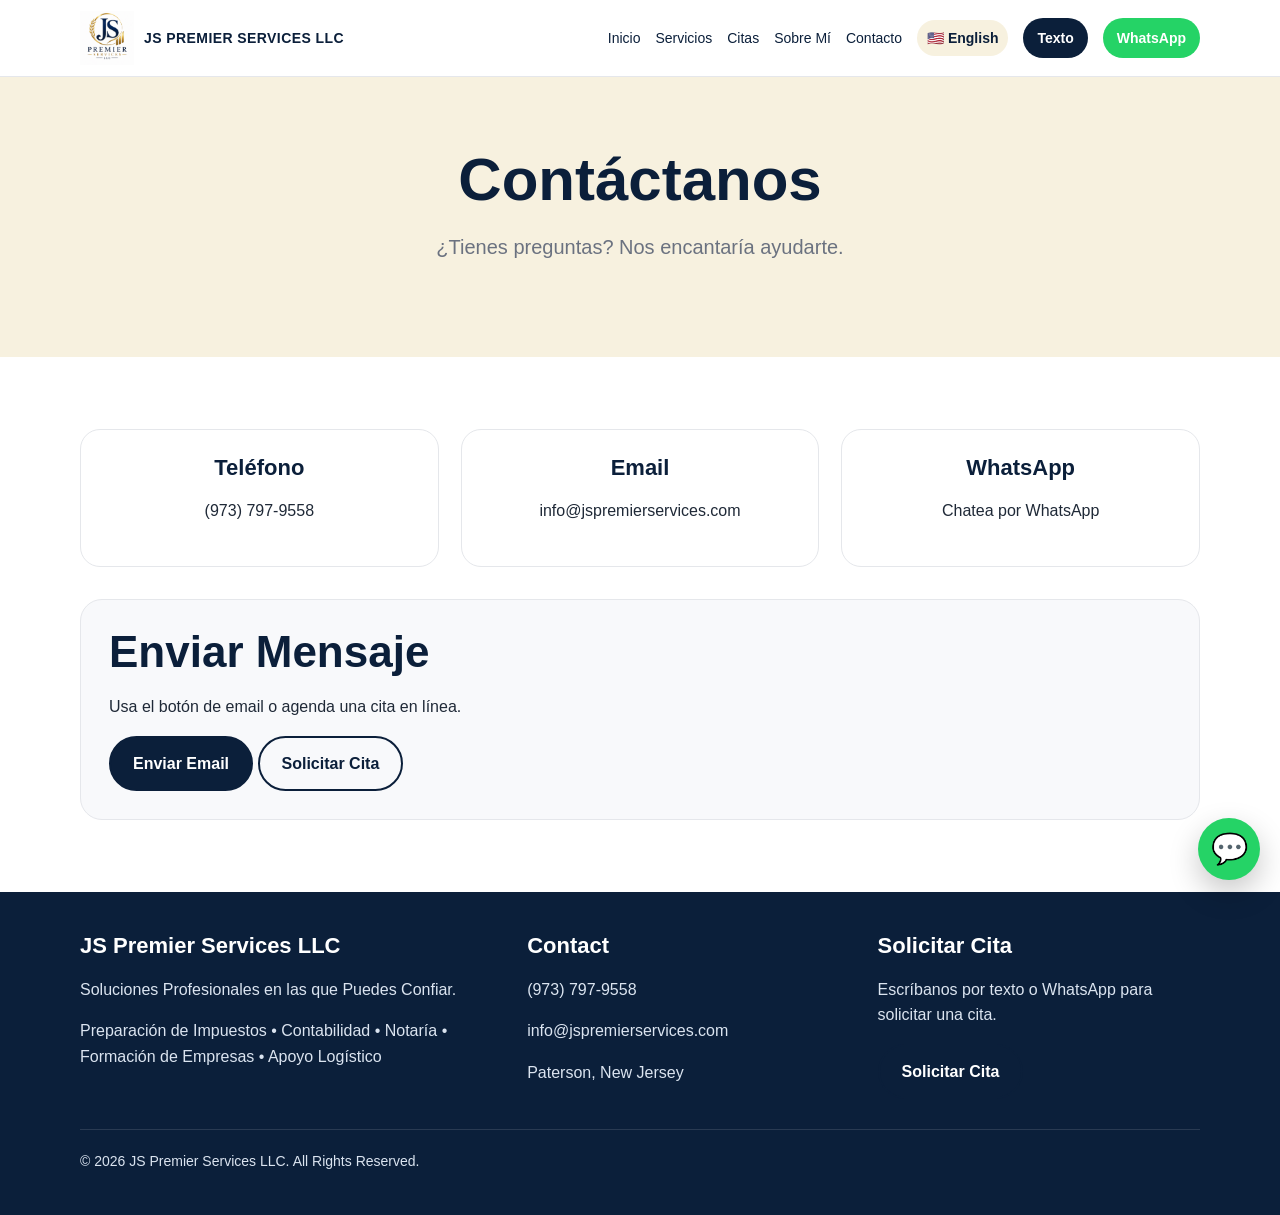
<file: contacto.html>
<!DOCTYPE html>
<html lang="es">
<head>
  <meta charset="UTF-8">
  <meta name="viewport" content="width=device-width, initial-scale=1.0">
  <title>Contacto | JS Premier Services LLC</title>
  <meta name="description" content="JS Premier Services LLC provides tax preparation, bookkeeping, notary, business formation, and logistics support services in New Jersey.">
  <link rel="stylesheet" href="styles.css">
</head>
<body>

<header>
  <div class="container nav">
    <a class="brand" href="inicio.html">
      <img src="js-premier-logo.jpeg" alt="JS Premier Services LLC logo">
      <span>JS PREMIER SERVICES LLC</span>
    </a>
    <nav>
      <a href="inicio.html">Inicio</a>
<a href="servicios.html">Servicios</a>
<a href="citas.html">Citas</a>
<a href="sobre.html">Sobre Mí</a>
<a href="contacto.html">Contacto</a>
      <a class="lang" href="index.html">🇺🇸 English</a>
      <a class="nav-cta" href="sms:+19737979558">Texto</a>
      <a class="nav-whatsapp" href="https://wa.me/19737979558" target="_blank" rel="noopener">WhatsApp</a>
    </nav>
  </div>
</header>


<main>
<section class="page-hero"><div class="container"><h1>Contáctanos</h1><p class="lead">¿Tienes preguntas? Nos encantaría ayudarte.</p></div></section>
<section><div class="container contact-grid">
<div class="contact-card"><h3>Teléfono</h3><p><a href="tel:19737979558">(973) 797-9558</a></p></div>
<div class="contact-card"><h3>Email</h3><p><a href="mailto:info@jspremierservices.com">info@jspremierservices.com</a></p></div>
<div class="contact-card"><h3>WhatsApp</h3><p><a href="https://wa.me/19737979558" target="_blank" rel="noopener">Chatea por WhatsApp</a></p></div>
</div>
<div class="container" style="margin-top:32px;"><div class="form-placeholder"><h2>Enviar Mensaje</h2><p>Usa el botón de email o agenda una cita en línea.</p><a class="btn" href="mailto:info@jspremierservices.com?subject=Consulta desde la página web - JS Premier Services LLC">Enviar Email</a> <a class="btn secondary" href="sms:+19737979558" target="_blank" rel="noopener">Solicitar Cita</a></div></div>
</section>
</main>


<a class="whatsapp-float" href="https://wa.me/19737979558" target="_blank" rel="noopener" aria-label="WhatsApp">💬</a>
<footer>
  <div class="container">
    <div class="footer-grid">
      <div>
        <h3>JS Premier Services LLC</h3>
        <p>Soluciones Profesionales en las que Puedes Confiar.</p>
        <p>Preparación de Impuestos • Contabilidad • Notaría • Formación de Empresas • Apoyo Logístico</p>
      </div>
      <div>
        <h3>Contact</h3>
        <p><a href="tel:19737979558">(973) 797-9558</a></p>
        <p><a href="mailto:info@jspremierservices.com">info@jspremierservices.com</a></p>
        <p>Paterson, New Jersey</p>
      </div>
      <div>
        <h3>Solicitar Cita</h3>
        <p>Escríbanos por texto o WhatsApp para solicitar una cita.</p>
        <a class="btn" href="sms:+19737979558" target="_blank" rel="noopener">Solicitar Cita</a>
      </div>
    </div>
    <div class="copyright">© 2026 JS Premier Services LLC. All Rights Reserved.</div>
  </div>
</footer>

</body>
</html>
</file>
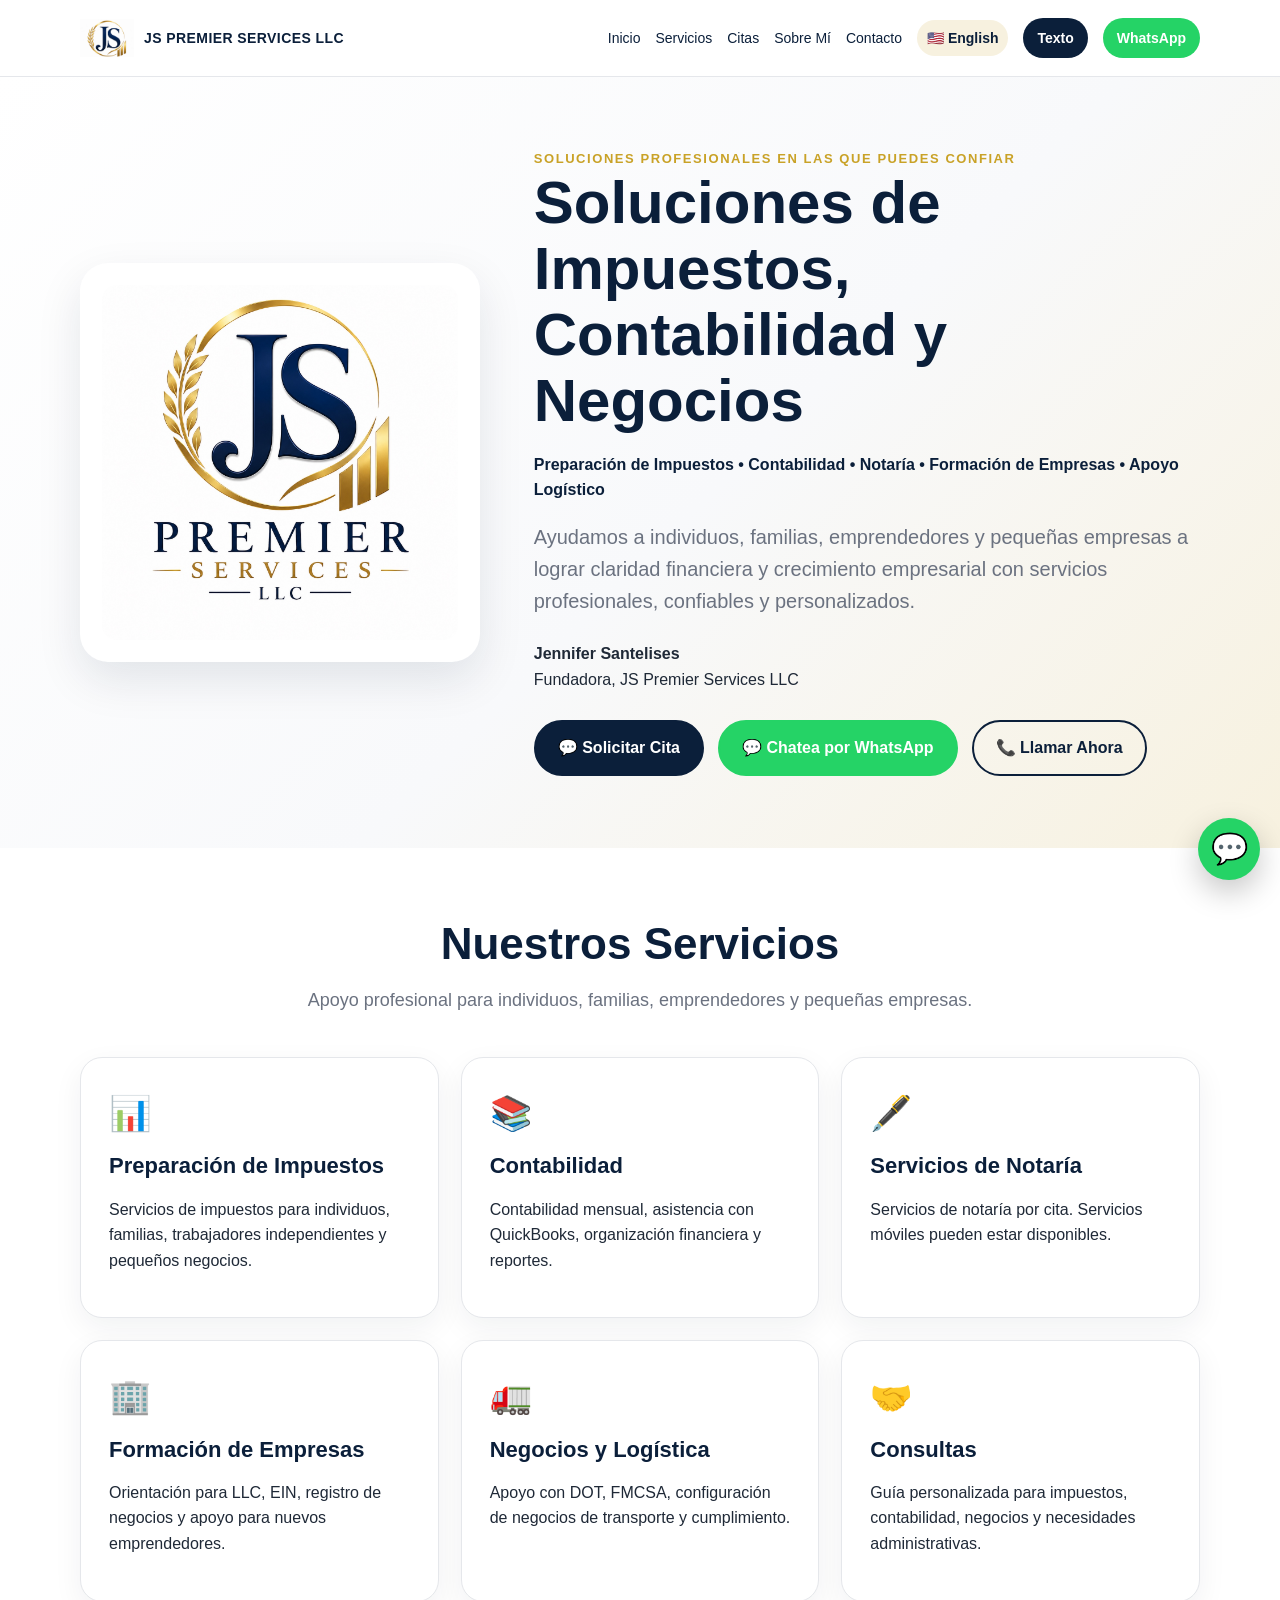
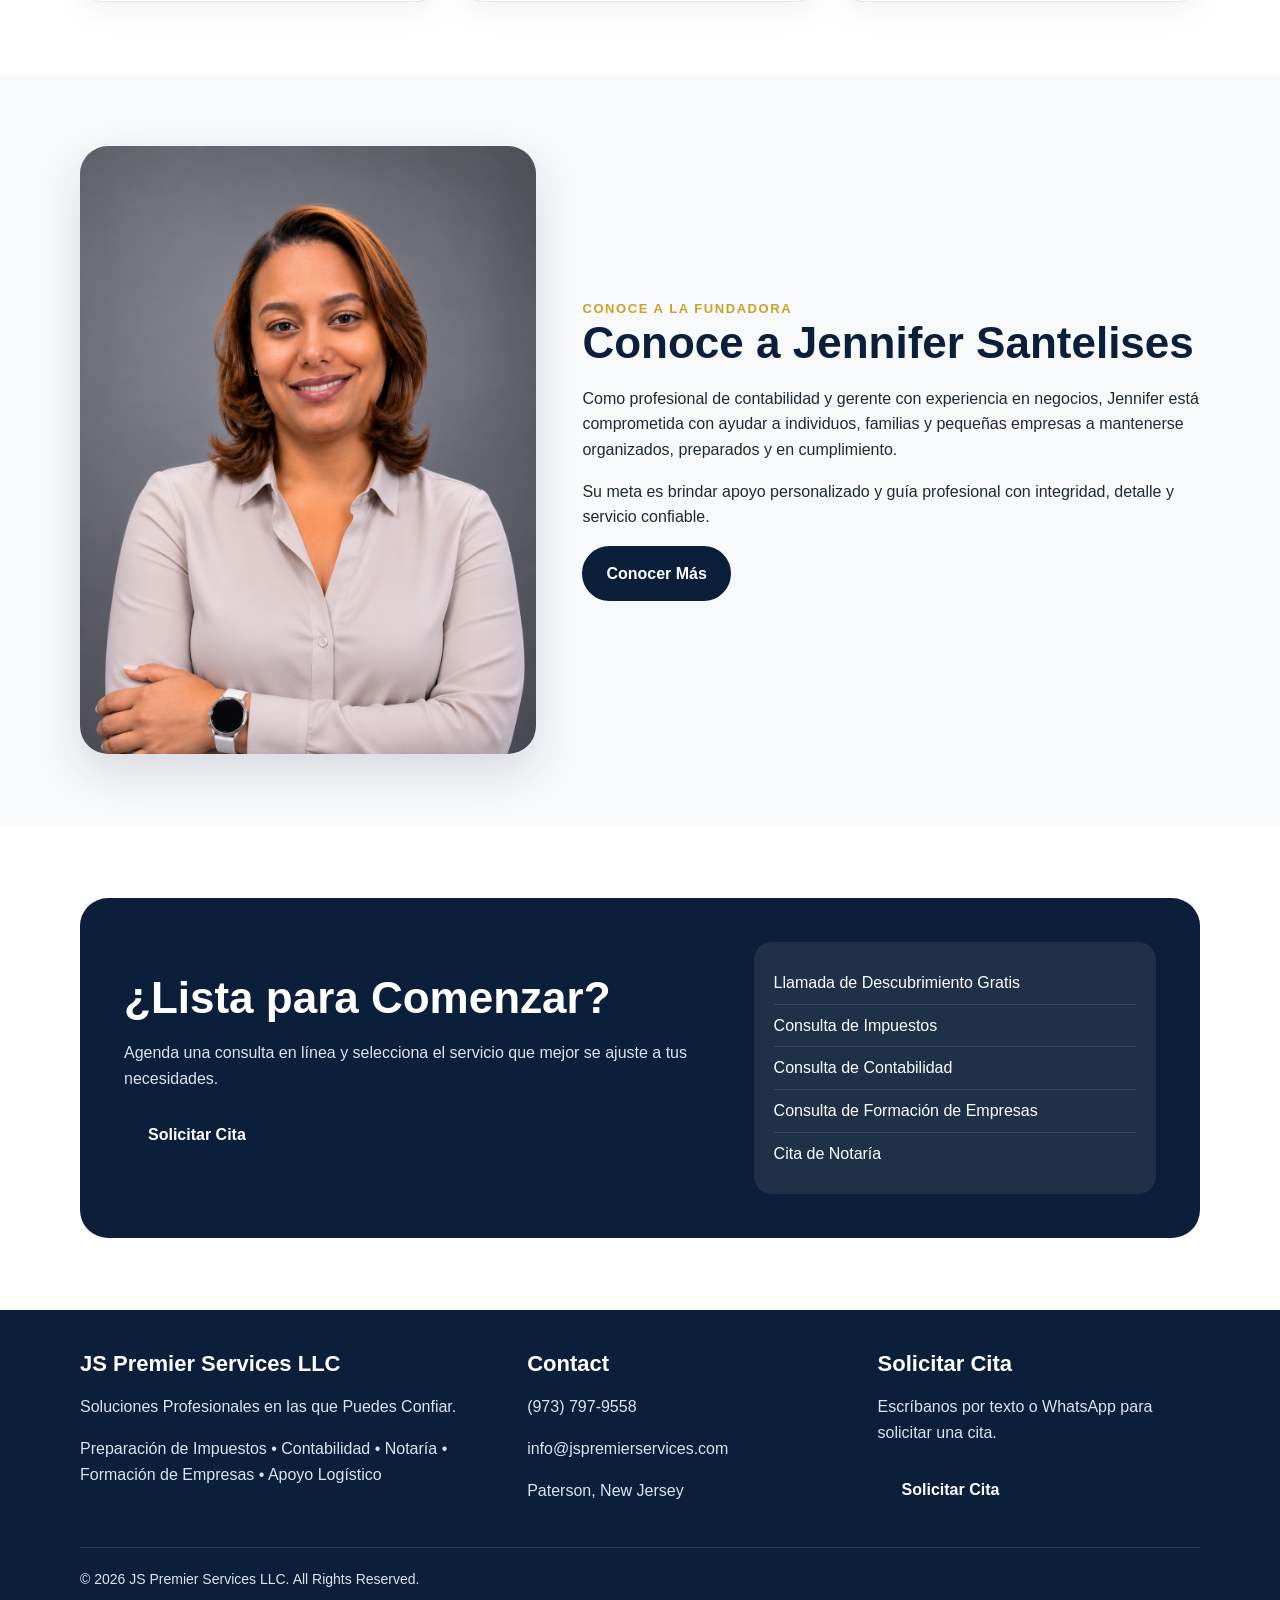
<file: inicio.html>
<!DOCTYPE html>
<html lang="es">
<head>
  <meta charset="UTF-8">
  <meta name="viewport" content="width=device-width, initial-scale=1.0">
  <title>Inicio | JS Premier Services LLC</title>
  <meta name="description" content="JS Premier Services LLC provides tax preparation, bookkeeping, notary, business formation, and logistics support services in New Jersey.">
  <link rel="stylesheet" href="styles.css">
</head>
<body>

<header>
  <div class="container nav">
    <a class="brand" href="inicio.html">
      <img src="favicon-512x512.png">
      <span>JS PREMIER SERVICES LLC</span>
    </a>
    <nav>
      <a href="inicio.html">Inicio</a>
<a href="servicios.html">Servicios</a>
<a href="citas.html">Citas</a>
<a href="sobre.html">Sobre Mí</a>
<a href="contacto.html">Contacto</a>
      <a class="lang" href="index.html">🇺🇸 English</a>
      <a class="nav-cta" href="sms:+19737979558">Texto</a>
      <a class="nav-whatsapp" href="https://wa.me/19737979558" target="_blank" rel="noopener">WhatsApp</a>
    </nav>
  </div>
</header>


<main>
<section class="hero">
  <div class="container hero-grid">
    <div class="hero-logo"><img src="js-premier-logo.jpeg" alt="Logo de JS Premier Services LLC"></div>
    <div>
      <div class="eyebrow">Soluciones Profesionales en las que Puedes Confiar</div>
      <h1>Soluciones de Impuestos, Contabilidad y Negocios</h1>
      <p class="services-line">Preparación de Impuestos • Contabilidad • Notaría • Formación de Empresas • Apoyo Logístico</p>
      <p class="lead">Ayudamos a individuos, familias, emprendedores y pequeñas empresas a lograr claridad financiera y crecimiento empresarial con servicios profesionales, confiables y personalizados.</p>
      <p><strong>Jennifer Santelises</strong><br>Fundadora, JS Premier Services LLC</p>
      <div class="actions">
        <a class="btn" href="sms:+19737979558" target="_blank" rel="noopener">💬 Solicitar Cita</a>
        <a class="btn whatsapp" href="https://wa.me/19737979558" target="_blank" rel="noopener">💬 Chatea por WhatsApp</a>
        <a class="btn secondary" href="tel:19737979558">📞 Llamar Ahora</a>
      </div>
    </div>
  </div>
</section>
<section>
  <div class="container">
    <div class="section-title"><h2>Nuestros Servicios</h2><p>Apoyo profesional para individuos, familias, emprendedores y pequeñas empresas.</p></div>
    <div class="cards">
      <div class="card"><div class="icon">📊</div><h3>Preparación de Impuestos</h3><p>Servicios de impuestos para individuos, familias, trabajadores independientes y pequeños negocios.</p></div>
      <div class="card"><div class="icon">📚</div><h3>Contabilidad</h3><p>Contabilidad mensual, asistencia con QuickBooks, organización financiera y reportes.</p></div>
      <div class="card"><div class="icon">🖋️</div><h3>Servicios de Notaría</h3><p>Servicios de notaría por cita. Servicios móviles pueden estar disponibles.</p></div>
      <div class="card"><div class="icon">🏢</div><h3>Formación de Empresas</h3><p>Orientación para LLC, EIN, registro de negocios y apoyo para nuevos emprendedores.</p></div>
      <div class="card"><div class="icon">🚛</div><h3>Negocios y Logística</h3><p>Apoyo con DOT, FMCSA, configuración de negocios de transporte y cumplimiento.</p></div>
      <div class="card"><div class="icon">🤝</div><h3>Consultas</h3><p>Guía personalizada para impuestos, contabilidad, negocios y necesidades administrativas.</p></div>
    </div>
  </div>
</section>
<section class="alt">
  <div class="container about-grid">
    <img class="headshot" src="jennifer-santelises.jpeg" alt="Jennifer Santelises">
    <div>
      <div class="eyebrow">Conoce a la Fundadora</div>
      <h2>Conoce a Jennifer Santelises</h2>
      <p>Como profesional de contabilidad y gerente con experiencia en negocios, Jennifer está comprometida con ayudar a individuos, familias y pequeñas empresas a mantenerse organizados, preparados y en cumplimiento.</p>
      <p>Su meta es brindar apoyo personalizado y guía profesional con integridad, detalle y servicio confiable.</p>
      <a class="btn" href="sobre.html">Conocer Más</a>
    </div>
  </div>
</section>
<section>
  <div class="container booking-box">
    <div><h2>¿Lista para Comenzar?</h2><p>Agenda una consulta en línea y selecciona el servicio que mejor se ajuste a tus necesidades.</p><a class="btn" href="sms:+19737979558" target="_blank" rel="noopener">Solicitar Cita</a></div>
    <div class="booking-list"><div>Llamada de Descubrimiento Gratis</div><div>Consulta de Impuestos</div><div>Consulta de Contabilidad</div><div>Consulta de Formación de Empresas</div><div>Cita de Notaría</div></div>
  </div>
</section>
</main>


<a class="whatsapp-float" href="https://wa.me/19737979558" target="_blank" rel="noopener" aria-label="WhatsApp">💬</a>
<footer>
  <div class="container">
    <div class="footer-grid">
      <div>
        <h3>JS Premier Services LLC</h3>
        <p>Soluciones Profesionales en las que Puedes Confiar.</p>
        <p>Preparación de Impuestos • Contabilidad • Notaría • Formación de Empresas • Apoyo Logístico</p>
      </div>
      <div>
        <h3>Contact</h3>
        <p><a href="tel:19737979558">(973) 797-9558</a></p>
        <p><a href="mailto:info@jspremierservices.com">info@jspremierservices.com</a></p>
        <p>Paterson, New Jersey</p>
      </div>
      <div>
        <h3>Solicitar Cita</h3>
        <p>Escríbanos por texto o WhatsApp para solicitar una cita.</p>
        <a class="btn" href="sms:+19737979558" target="_blank" rel="noopener">Solicitar Cita</a>
      </div>
    </div>
    <div class="copyright">© 2026 JS Premier Services LLC. All Rights Reserved.</div>
  </div>
</footer>

</body>
</html>
</file>
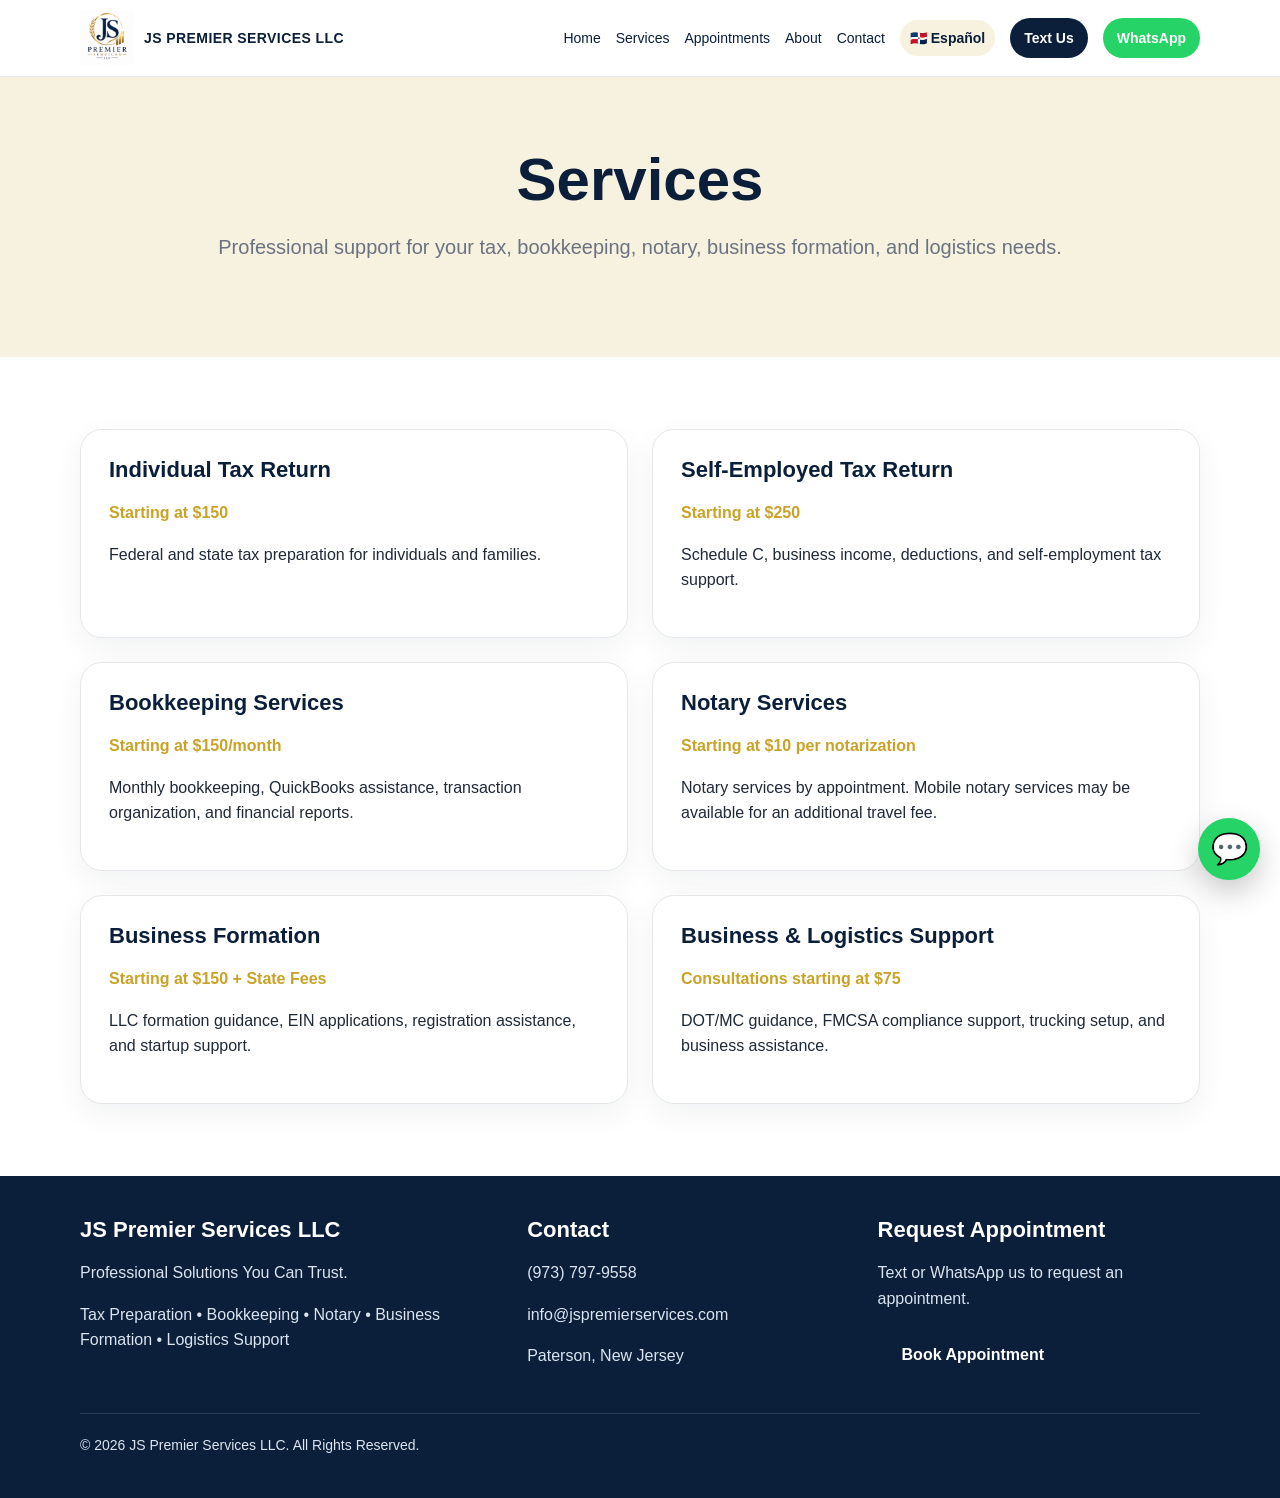
<file: services.html>
<!DOCTYPE html>
<html lang="en">
<head>
  <meta charset="UTF-8">
  <meta name="viewport" content="width=device-width, initial-scale=1.0">
  <title>Services | JS Premier Services LLC</title>
  <meta name="description" content="JS Premier Services LLC provides tax preparation, bookkeeping, notary, business formation, and logistics support services in New Jersey.">
  <link rel="stylesheet" href="styles.css">
</head>
<body>

<header>
  <div class="container nav">
    <a class="brand" href="index.html">
      <img src="js-premier-logo.jpeg" alt="JS Premier Services LLC logo">
      <span>JS PREMIER SERVICES LLC</span>
    </a>
    <nav>
      <a href="index.html">Home</a>
<a href="services.html">Services</a>
<a href="appointments.html">Appointments</a>
<a href="about.html">About</a>
<a href="contact.html">Contact</a>
      <a class="lang" href="inicio.html">🇩🇴 Español</a>
      <a class="nav-cta" href="sms:+19737979558">Text Us</a>
      <a class="nav-whatsapp" href="https://wa.me/19737979558" target="_blank" rel="noopener">WhatsApp</a>
    </nav>
  </div>
</header>


<main>
<section class="page-hero"><div class="container"><h1>Services</h1><p class="lead">Professional support for your tax, bookkeeping, notary, business formation, and logistics needs.</p></div></section>
<section><div class="container service-detail">
<div class="card"><h3>Individual Tax Return</h3><p class="price">Starting at $150</p><p>Federal and state tax preparation for individuals and families.</p></div>
<div class="card"><h3>Self-Employed Tax Return</h3><p class="price">Starting at $250</p><p>Schedule C, business income, deductions, and self-employment tax support.</p></div>
<div class="card"><h3>Bookkeeping Services</h3><p class="price">Starting at $150/month</p><p>Monthly bookkeeping, QuickBooks assistance, transaction organization, and financial reports.</p></div>
<div class="card"><h3>Notary Services</h3><p class="price">Starting at $10 per notarization</p><p>Notary services by appointment. Mobile notary services may be available for an additional travel fee.</p></div>
<div class="card"><h3>Business Formation</h3><p class="price">Starting at $150 + State Fees</p><p>LLC formation guidance, EIN applications, registration assistance, and startup support.</p></div>
<div class="card"><h3>Business & Logistics Support</h3><p class="price">Consultations starting at $75</p><p>DOT/MC guidance, FMCSA compliance support, trucking setup, and business assistance.</p></div>
</div></section>
</main>


<a class="whatsapp-float" href="https://wa.me/19737979558" target="_blank" rel="noopener" aria-label="WhatsApp">💬</a>
<footer>
  <div class="container">
    <div class="footer-grid">
      <div>
        <h3>JS Premier Services LLC</h3>
        <p>Professional Solutions You Can Trust.</p>
        <p>Tax Preparation • Bookkeeping • Notary • Business Formation • Logistics Support</p>
      </div>
      <div>
        <h3>Contact</h3>
        <p><a href="tel:19737979558">(973) 797-9558</a></p>
        <p><a href="mailto:info@jspremierservices.com">info@jspremierservices.com</a></p>
        <p>Paterson, New Jersey</p>
      </div>
      <div>
        <h3>Request Appointment</h3>
        <p>Text or WhatsApp us to request an appointment.</p>
        <a class="btn" href="sms:+19737979558" target="_blank" rel="noopener">Book Appointment</a>
      </div>
    </div>
    <div class="copyright">© 2026 JS Premier Services LLC. All Rights Reserved.</div>
  </div>
</footer>

</body>
</html>
</file>
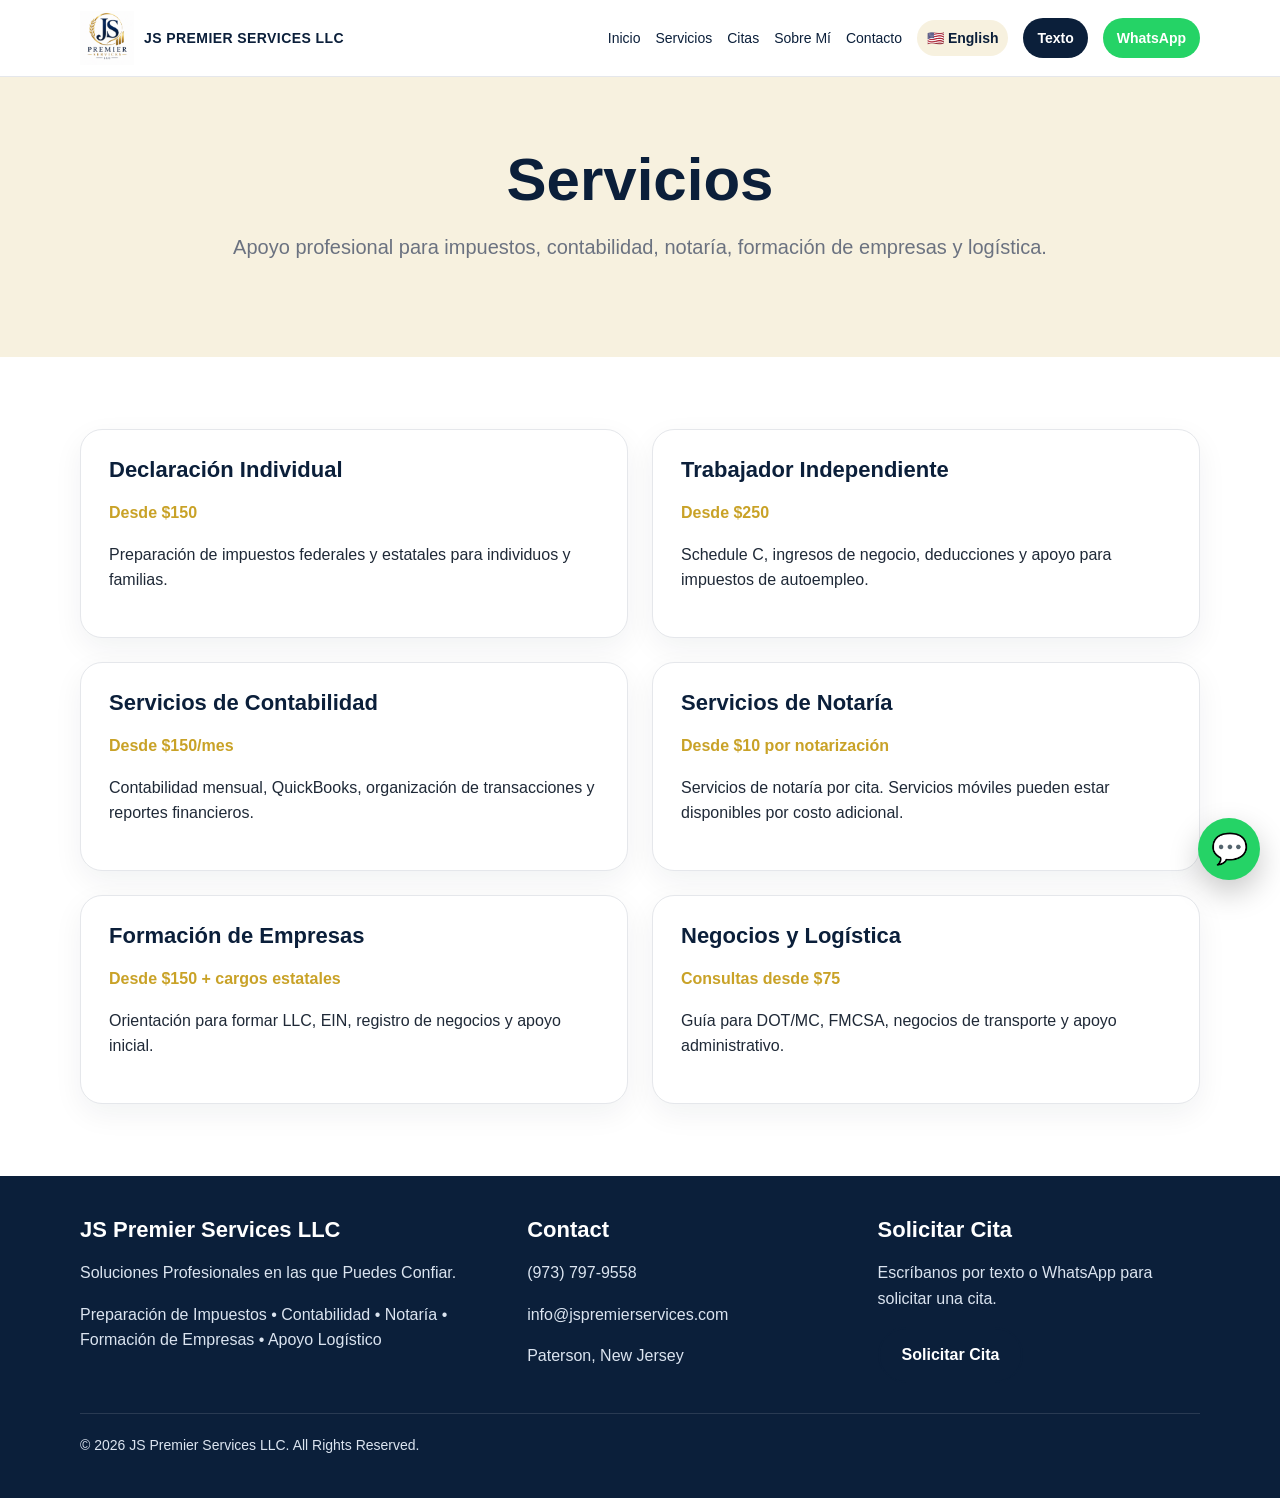
<file: servicios.html>
<!DOCTYPE html>
<html lang="es">
<head>
  <meta charset="UTF-8">
  <meta name="viewport" content="width=device-width, initial-scale=1.0">
  <title>Servicios | JS Premier Services LLC</title>
  <meta name="description" content="JS Premier Services LLC provides tax preparation, bookkeeping, notary, business formation, and logistics support services in New Jersey.">
  <link rel="stylesheet" href="styles.css">
</head>
<body>

<header>
  <div class="container nav">
    <a class="brand" href="inicio.html">
      <img src="js-premier-logo.jpeg" alt="JS Premier Services LLC logo">
      <span>JS PREMIER SERVICES LLC</span>
    </a>
    <nav>
      <a href="inicio.html">Inicio</a>
<a href="servicios.html">Servicios</a>
<a href="citas.html">Citas</a>
<a href="sobre.html">Sobre Mí</a>
<a href="contacto.html">Contacto</a>
      <a class="lang" href="index.html">🇺🇸 English</a>
      <a class="nav-cta" href="sms:+19737979558">Texto</a>
      <a class="nav-whatsapp" href="https://wa.me/19737979558" target="_blank" rel="noopener">WhatsApp</a>
    </nav>
  </div>
</header>


<main>
<section class="page-hero"><div class="container"><h1>Servicios</h1><p class="lead">Apoyo profesional para impuestos, contabilidad, notaría, formación de empresas y logística.</p></div></section>
<section><div class="container service-detail">
<div class="card"><h3>Declaración Individual</h3><p class="price">Desde $150</p><p>Preparación de impuestos federales y estatales para individuos y familias.</p></div>
<div class="card"><h3>Trabajador Independiente</h3><p class="price">Desde $250</p><p>Schedule C, ingresos de negocio, deducciones y apoyo para impuestos de autoempleo.</p></div>
<div class="card"><h3>Servicios de Contabilidad</h3><p class="price">Desde $150/mes</p><p>Contabilidad mensual, QuickBooks, organización de transacciones y reportes financieros.</p></div>
<div class="card"><h3>Servicios de Notaría</h3><p class="price">Desde $10 por notarización</p><p>Servicios de notaría por cita. Servicios móviles pueden estar disponibles por costo adicional.</p></div>
<div class="card"><h3>Formación de Empresas</h3><p class="price">Desde $150 + cargos estatales</p><p>Orientación para formar LLC, EIN, registro de negocios y apoyo inicial.</p></div>
<div class="card"><h3>Negocios y Logística</h3><p class="price">Consultas desde $75</p><p>Guía para DOT/MC, FMCSA, negocios de transporte y apoyo administrativo.</p></div>
</div></section>
</main>


<a class="whatsapp-float" href="https://wa.me/19737979558" target="_blank" rel="noopener" aria-label="WhatsApp">💬</a>
<footer>
  <div class="container">
    <div class="footer-grid">
      <div>
        <h3>JS Premier Services LLC</h3>
        <p>Soluciones Profesionales en las que Puedes Confiar.</p>
        <p>Preparación de Impuestos • Contabilidad • Notaría • Formación de Empresas • Apoyo Logístico</p>
      </div>
      <div>
        <h3>Contact</h3>
        <p><a href="tel:19737979558">(973) 797-9558</a></p>
        <p><a href="mailto:info@jspremierservices.com">info@jspremierservices.com</a></p>
        <p>Paterson, New Jersey</p>
      </div>
      <div>
        <h3>Solicitar Cita</h3>
        <p>Escríbanos por texto o WhatsApp para solicitar una cita.</p>
        <a class="btn" href="sms:+19737979558" target="_blank" rel="noopener">Solicitar Cita</a>
      </div>
    </div>
    <div class="copyright">© 2026 JS Premier Services LLC. All Rights Reserved.</div>
  </div>
</footer>

</body>
</html>
</file>
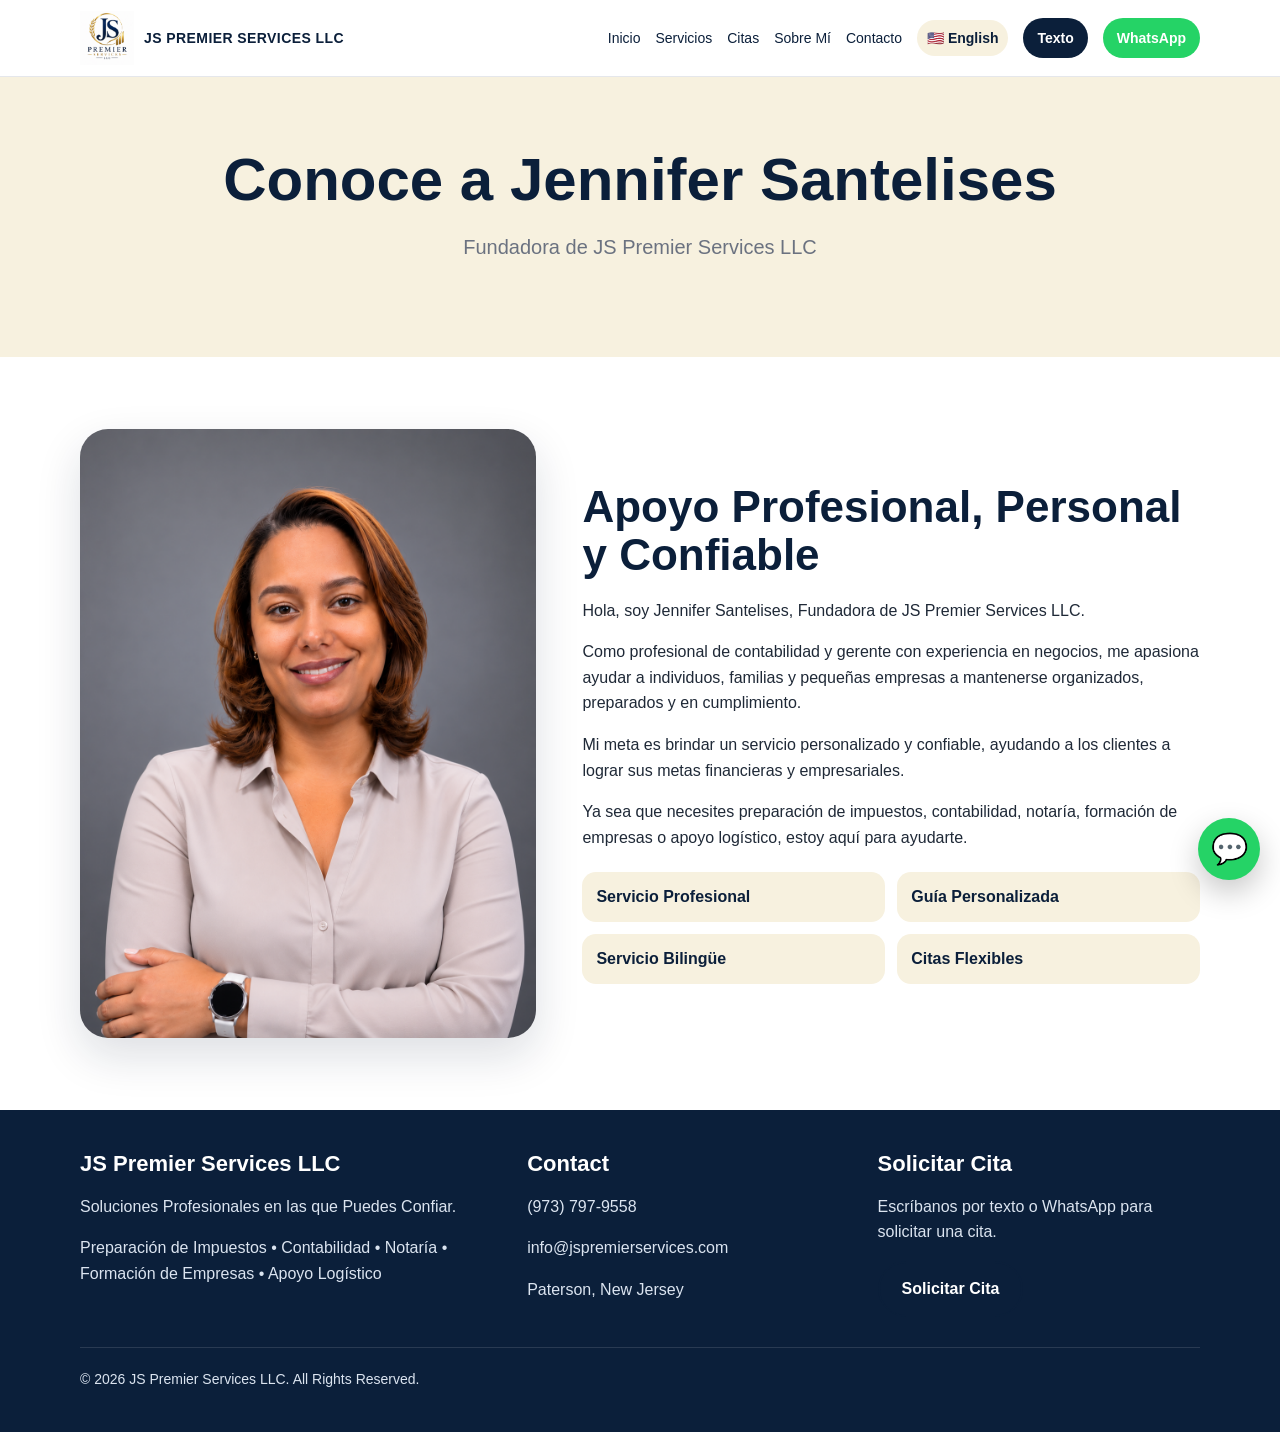
<file: sobre.html>
<!DOCTYPE html>
<html lang="es">
<head>
  <meta charset="UTF-8">
  <meta name="viewport" content="width=device-width, initial-scale=1.0">
  <title>Sobre Jennifer | JS Premier Services LLC</title>
  <meta name="description" content="JS Premier Services LLC provides tax preparation, bookkeeping, notary, business formation, and logistics support services in New Jersey.">
  <link rel="stylesheet" href="styles.css">
</head>
<body>

<header>
  <div class="container nav">
    <a class="brand" href="inicio.html">
      <img src="js-premier-logo.jpeg" alt="JS Premier Services LLC logo">
      <span>JS PREMIER SERVICES LLC</span>
    </a>
    <nav>
      <a href="inicio.html">Inicio</a>
<a href="servicios.html">Servicios</a>
<a href="citas.html">Citas</a>
<a href="sobre.html">Sobre Mí</a>
<a href="contacto.html">Contacto</a>
      <a class="lang" href="index.html">🇺🇸 English</a>
      <a class="nav-cta" href="sms:+19737979558">Texto</a>
      <a class="nav-whatsapp" href="https://wa.me/19737979558" target="_blank" rel="noopener">WhatsApp</a>
    </nav>
  </div>
</header>


<main>
<section class="page-hero"><div class="container"><h1>Conoce a Jennifer Santelises</h1><p class="lead">Fundadora de JS Premier Services LLC</p></div></section>
<section><div class="container about-grid">
<img class="headshot" src="jennifer-santelises.jpeg" alt="Jennifer Santelises">
<div><h2>Apoyo Profesional, Personal y Confiable</h2>
<p>Hola, soy Jennifer Santelises, Fundadora de JS Premier Services LLC.</p>
<p>Como profesional de contabilidad y gerente con experiencia en negocios, me apasiona ayudar a individuos, familias y pequeñas empresas a mantenerse organizados, preparados y en cumplimiento.</p>
<p>Mi meta es brindar un servicio personalizado y confiable, ayudando a los clientes a lograr sus metas financieras y empresariales.</p>
<p>Ya sea que necesites preparación de impuestos, contabilidad, notaría, formación de empresas o apoyo logístico, estoy aquí para ayudarte.</p>
<div class="checks"><div class="check">Servicio Profesional</div><div class="check">Guía Personalizada</div><div class="check">Servicio Bilingüe</div><div class="check">Citas Flexibles</div></div>
</div></div></section>
</main>


<a class="whatsapp-float" href="https://wa.me/19737979558" target="_blank" rel="noopener" aria-label="WhatsApp">💬</a>
<footer>
  <div class="container">
    <div class="footer-grid">
      <div>
        <h3>JS Premier Services LLC</h3>
        <p>Soluciones Profesionales en las que Puedes Confiar.</p>
        <p>Preparación de Impuestos • Contabilidad • Notaría • Formación de Empresas • Apoyo Logístico</p>
      </div>
      <div>
        <h3>Contact</h3>
        <p><a href="tel:19737979558">(973) 797-9558</a></p>
        <p><a href="mailto:info@jspremierservices.com">info@jspremierservices.com</a></p>
        <p>Paterson, New Jersey</p>
      </div>
      <div>
        <h3>Solicitar Cita</h3>
        <p>Escríbanos por texto o WhatsApp para solicitar una cita.</p>
        <a class="btn" href="sms:+19737979558" target="_blank" rel="noopener">Solicitar Cita</a>
      </div>
    </div>
    <div class="copyright">© 2026 JS Premier Services LLC. All Rights Reserved.</div>
  </div>
</footer>

</body>
</html>
</file>
<file: styles.css>
:root {
  --navy: #0b1f3a;
  --gold: #c9a227;
  --soft-gold: #f7f1df;
  --white: #ffffff;
  --light: #f8f9fb;
  --text: #1f2937;
  --muted: #6b7280;
}

* { box-sizing: border-box; }

body {
  margin: 0;
  font-family: Arial, Helvetica, sans-serif;
  color: var(--text);
  background: var(--white);
  line-height: 1.6;
}

a { text-decoration: none; color: inherit; }

.container {
  width: min(1120px, 92%);
  margin: 0 auto;
}

header {
  background: rgba(255,255,255,.96);
  border-bottom: 1px solid #e5e7eb;
  position: sticky;
  top: 0;
  z-index: 20;
  backdrop-filter: blur(8px);
}

.nav {
  min-height: 76px;
  display: flex;
  align-items: center;
  justify-content: space-between;
  gap: 18px;
}

.brand {
  display: flex;
  align-items: center;
  gap: 10px;
  font-weight: 800;
  color: var(--navy);
  letter-spacing: .03em;
  font-size: 14px;
}

.brand img {
  width: 54px;
  height: 54px;
  object-fit: contain;
}

nav {
  display: flex;
  align-items: center;
  gap: 15px;
  font-size: 14px;
  color: var(--navy);
  flex-wrap: wrap;
  justify-content: flex-end;
}

nav a:hover { color: var(--gold); }

.lang {
  padding: 7px 10px;
  border-radius: 999px;
  background: var(--soft-gold);
  color: var(--navy);
  font-weight: 700;
}

.nav-cta {
  padding: 9px 14px;
  border-radius: 999px;
  background: var(--navy);
  color: white;
  font-weight: 700;
}

.nav-whatsapp {
  padding: 9px 14px;
  border-radius: 999px;
  background: #25D366;
  color: white;
  font-weight: 700;
}

.btn {
  display: inline-block;
  background: var(--navy);
  color: var(--white);
  padding: 13px 22px;
  border-radius: 999px;
  font-weight: 700;
  border: 2px solid var(--navy);
  transition: .2s ease;
}

.btn:hover {
  background: var(--gold);
  border-color: var(--gold);
  color: var(--navy);
}

.btn.secondary {
  background: transparent;
  color: var(--navy);
}

.btn.secondary:hover {
  background: var(--soft-gold);
  border-color: var(--gold);
}

.btn.whatsapp {
  background: #25D366;
  border-color: #25D366;
  color: white;
}

.btn.whatsapp:hover {
  background: #1fb857;
  border-color: #1fb857;
  color: white;
}

.hero {
  background: linear-gradient(135deg, #ffffff 0%, #f8f9fb 55%, #f7f1df 100%);
  padding: 72px 0;
}

.hero-grid {
  display: grid;
  grid-template-columns: .75fr 1.25fr;
  align-items: center;
  gap: 54px;
}

.hero-logo {
  background: var(--white);
  border-radius: 28px;
  padding: 22px;
  box-shadow: 0 18px 45px rgba(11,31,58,.10);
}

.hero-logo img {
  width: 100%;
  display: block;
  border-radius: 16px;
}

.eyebrow {
  color: var(--gold);
  font-weight: 800;
  text-transform: uppercase;
  letter-spacing: .12em;
  font-size: 13px;
}

h1, h2, h3 {
  color: var(--navy);
  line-height: 1.1;
  margin: 0 0 18px;
}

h1 { font-size: clamp(36px, 6vw, 60px); }
h2 { font-size: clamp(30px, 4vw, 44px); }
h3 { font-size: 22px; }

.lead {
  font-size: 20px;
  color: var(--muted);
  margin: 0 0 24px;
}

.services-line {
  color: var(--navy);
  font-weight: 800;
  margin-bottom: 18px;
}

.actions {
  display: flex;
  gap: 14px;
  flex-wrap: wrap;
  margin-top: 28px;
}

section { padding: 72px 0; }

.section-title {
  text-align: center;
  margin-bottom: 42px;
}

.section-title p {
  max-width: 720px;
  margin: 0 auto;
  color: var(--muted);
  font-size: 18px;
}

.cards {
  display: grid;
  grid-template-columns: repeat(3, 1fr);
  gap: 22px;
}

.card {
  background: var(--white);
  border: 1px solid #e5e7eb;
  border-radius: 22px;
  padding: 28px;
  box-shadow: 0 10px 30px rgba(11,31,58,.06);
}

.card .icon {
  font-size: 34px;
  margin-bottom: 14px;
}

.price {
  color: var(--gold);
  font-weight: 800;
  margin: 8px 0 12px;
}

.alt { background: var(--light); }

.about-grid {
  display: grid;
  grid-template-columns: .85fr 1.15fr;
  align-items: center;
  gap: 46px;
}

.headshot {
  border-radius: 28px;
  width: 100%;
  box-shadow: 0 18px 45px rgba(11,31,58,.14);
}

.checks {
  display: grid;
  grid-template-columns: repeat(2, 1fr);
  gap: 12px;
  margin-top: 22px;
}

.check {
  background: var(--soft-gold);
  border-radius: 14px;
  padding: 12px 14px;
  color: var(--navy);
  font-weight: 700;
}

.booking-box {
  background: var(--navy);
  color: var(--white);
  border-radius: 28px;
  padding: 44px;
  display: grid;
  grid-template-columns: 1.2fr .8fr;
  align-items: center;
  gap: 26px;
}

.booking-box h2 { color: var(--white); }
.booking-box p { color: #dbe4f0; }

.booking-list {
  background: rgba(255,255,255,.08);
  border-radius: 18px;
  padding: 20px;
}

.booking-list div {
  padding: 8px 0;
  border-bottom: 1px solid rgba(255,255,255,.12);
}

.booking-list div:last-child { border-bottom: none; }

.contact-grid {
  display: grid;
  grid-template-columns: repeat(3, 1fr);
  gap: 22px;
}

.contact-card {
  background: var(--white);
  border: 1px solid #e5e7eb;
  border-radius: 20px;
  padding: 26px;
  text-align: center;
}

.page-hero {
  background: var(--soft-gold);
  padding: 70px 0;
  text-align: center;
}

.service-detail {
  display: grid;
  grid-template-columns: repeat(2, 1fr);
  gap: 24px;
}

.notice {
  background: var(--soft-gold);
  border-left: 5px solid var(--gold);
  padding: 18px 20px;
  border-radius: 12px;
  margin-top: 24px;
}

.form-placeholder {
  background: var(--light);
  padding: 28px;
  border-radius: 22px;
  border: 1px solid #e5e7eb;
}

.whatsapp-float {
  position: fixed;
  right: 20px;
  bottom: 20px;
  z-index: 50;
  background: #25D366;
  color: white;
  width: 62px;
  height: 62px;
  border-radius: 999px;
  display: flex;
  align-items: center;
  justify-content: center;
  font-size: 30px;
  box-shadow: 0 12px 30px rgba(0,0,0,.22);
}

footer {
  background: var(--navy);
  color: var(--white);
  padding: 42px 0;
}

.footer-grid {
  display: grid;
  grid-template-columns: 1.3fr 1fr 1fr;
  gap: 28px;
}

footer h3 { color: var(--white); }
footer p, footer a { color: #dbe4f0; }

.copyright {
  border-top: 1px solid rgba(255,255,255,.12);
  margin-top: 28px;
  padding-top: 20px;
  color: #dbe4f0;
  font-size: 14px;
}

@media (max-width: 900px) {
  .nav {
    flex-direction: column;
    padding: 14px 0;
  }
  nav { justify-content: center; }
  .hero-grid, .about-grid, .booking-box, .footer-grid, .service-detail {
    grid-template-columns: 1fr;
  }
  .cards, .contact-grid {
    grid-template-columns: 1fr;
  }
  .hero { padding: 46px 0; }
  section { padding: 52px 0; }
}
</file>
